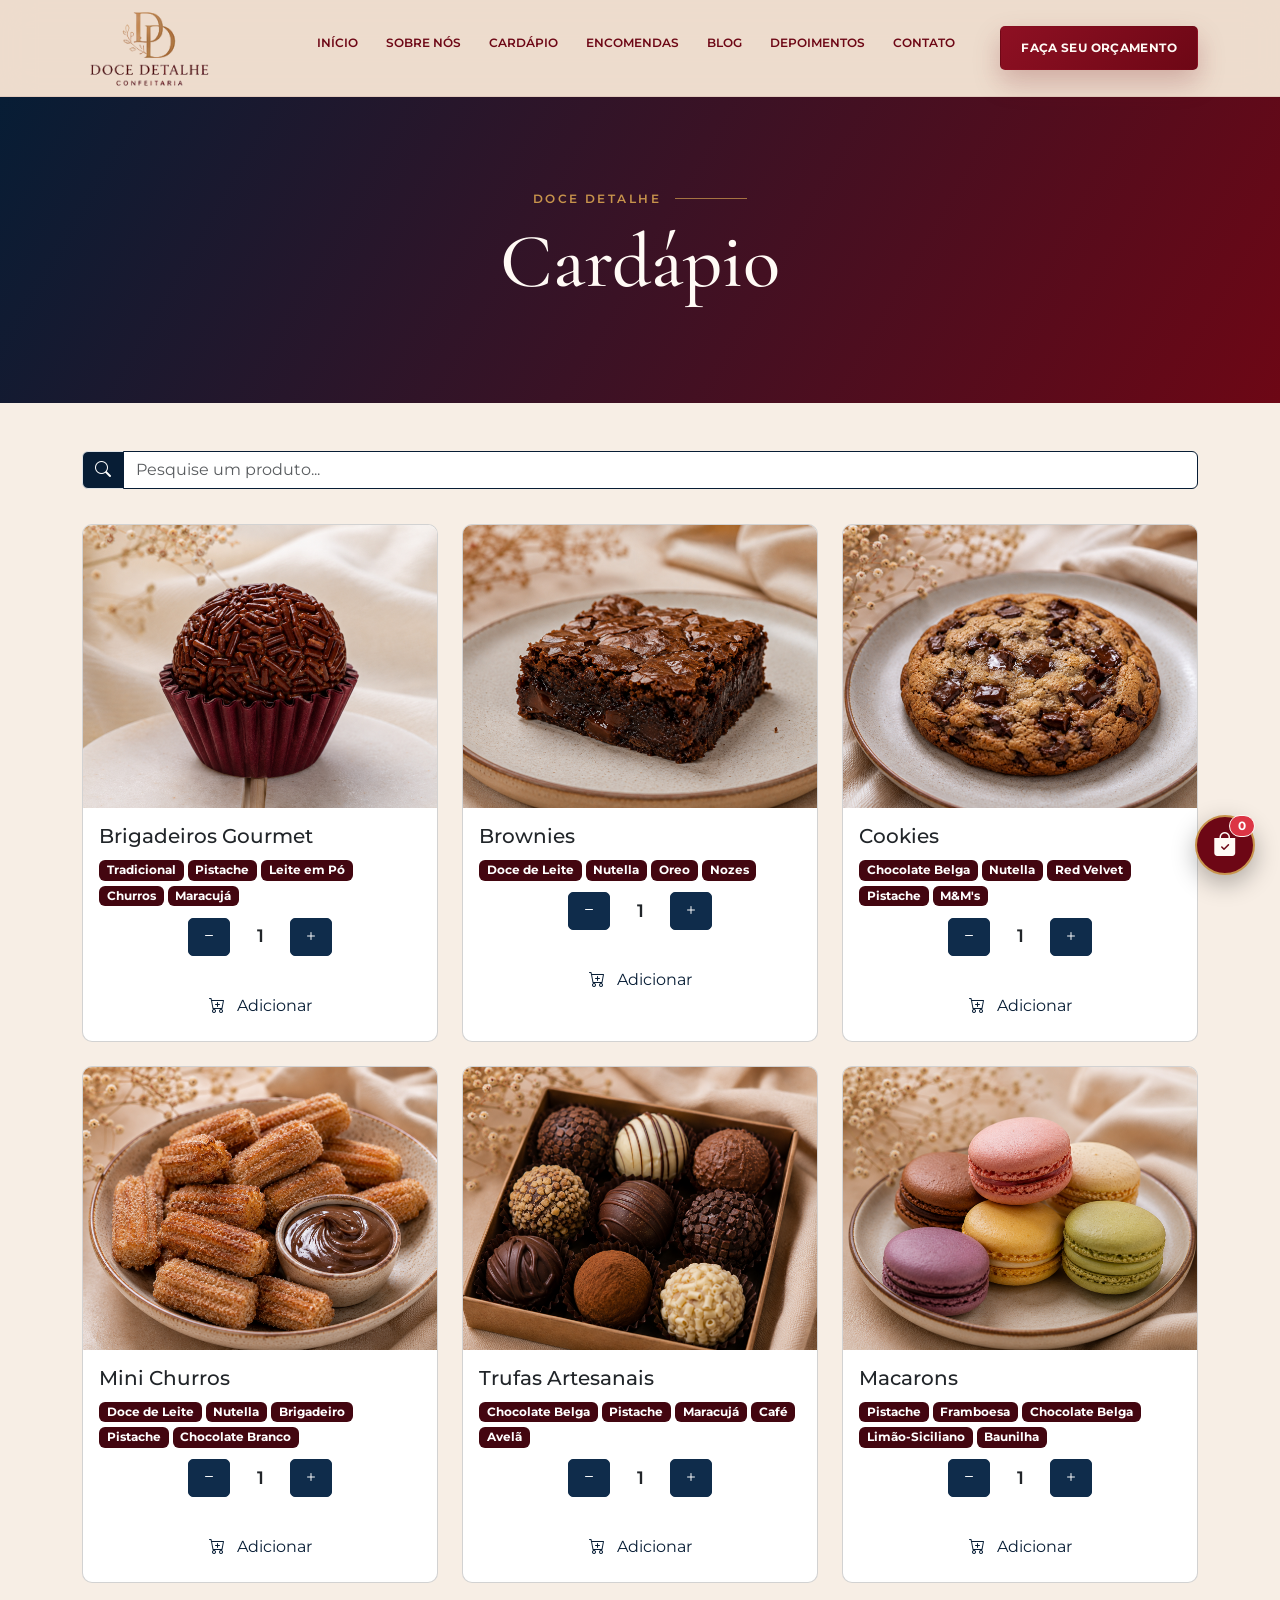
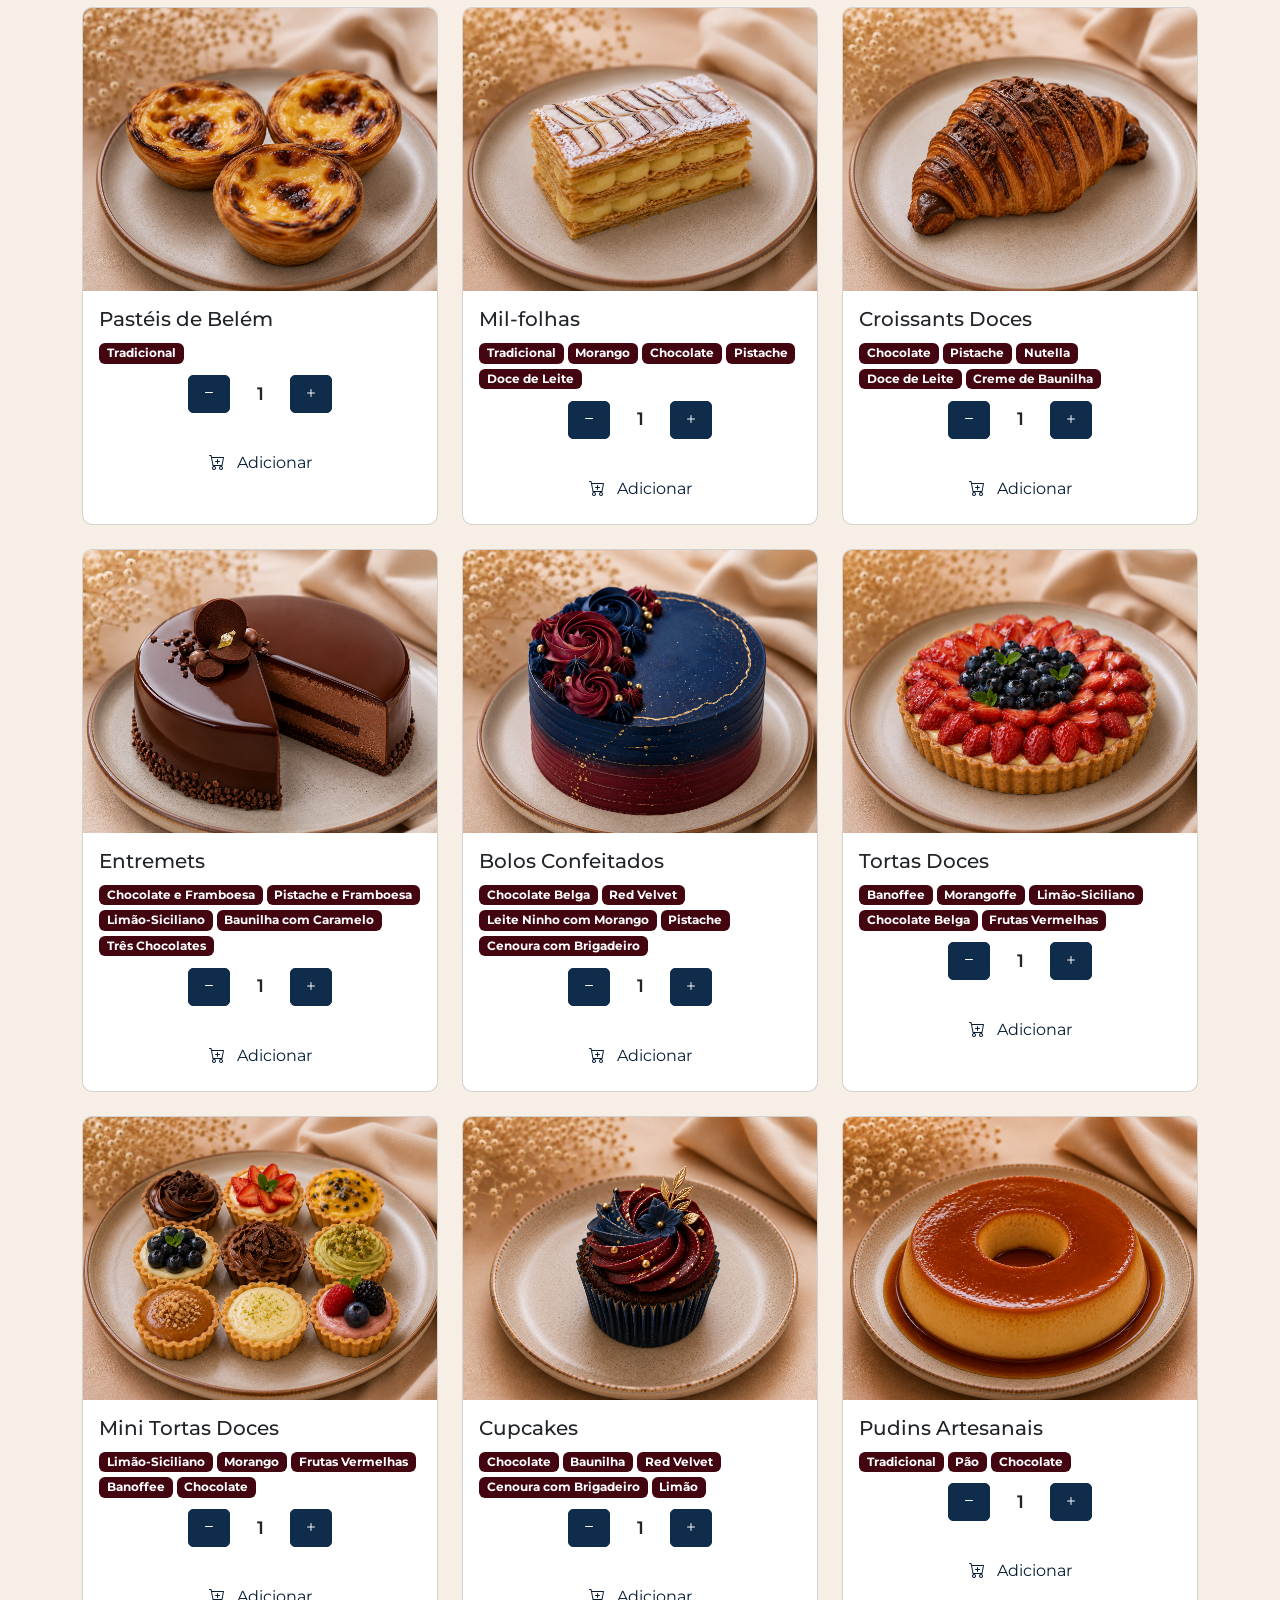
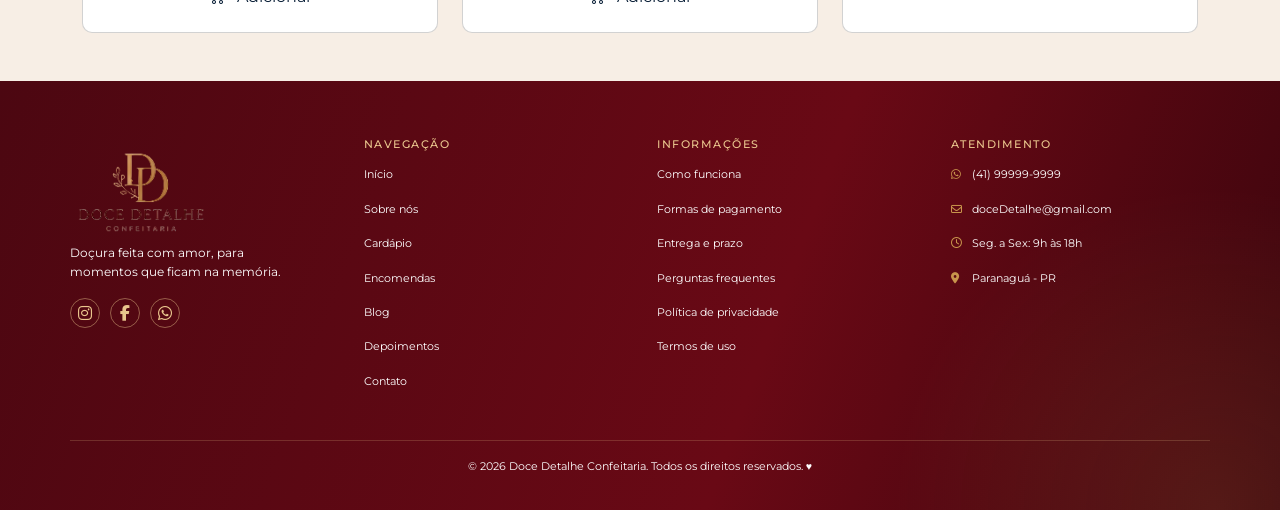
<file: pages/cardapio.html>
<!DOCTYPE html>
<html lang="pt-BR">

<head>
    <meta charset="UTF-8">
    <meta name="viewport" content="width=device-width, initial-scale=1.0">
    <meta name="description"
        content="Página preparada para receber categorias, sabores, tamanhos e valores dos produtos.">
    <title>Cardápio | Doce Detalhe</title>

    <!-- Bootstrap -->

    <link href="https://cdn.jsdelivr.net/npm/bootstrap@5.2.3/dist/css/bootstrap.min.css" rel="stylesheet">

    <!-- Bootstrap Icons -->

    <link rel="stylesheet" href="https://cdn.jsdelivr.net/npm/bootstrap-icons@1.11.3/font/bootstrap-icons.min.css">
    <link rel="preconnect" href="https://fonts.googleapis.com">
    <link rel="preconnect" href="https://fonts.gstatic.com" crossorigin>
    <link
        href="https://fonts.googleapis.com/css2?family=Cormorant+Garamond:wght@500;600;700&family=Montserrat:wght@400;500;600;700&display=swap"
        rel="stylesheet">
    <link rel="stylesheet" href="https://cdnjs.cloudflare.com/ajax/libs/font-awesome/6.5.2/css/all.min.css">
    <link rel="stylesheet" href="../assets/css/style.css">
</head>

<body>
    <a class="skip-link" href="#conteudo">Pular para o conteúdo</a>
    <header class="main-header">
        <div class="container header-content">
            <a class="brand" href="../index.html"><img src="../assets/img/logo.png" alt="Doce Detalhe Confeitaria"></a>
            <button class="menu-toggle" id="menuToggle" aria-label="Abrir menu"
                aria-expanded="false"><span></span><span></span><span></span></button>
            <nav class="main-nav" id="mainNav">
                <a href="../index.html">Início</a><a href="sobre.html">Sobre nós</a><a
                    href="cardapio.html">Cardápio</a><a href="../index.html#encomendas">Encomendas</a><a
                    href="blog.html">Blog</a><a href="../index.html#depoimentos">Depoimentos</a><a
                    href="contato.html">Contato</a>
            </nav>
            <a class="button button-primary header-button" href="contato.html">Faça seu orçamento</a>
        </div>
    </header>
    <main id="conteudo">
        <section class="page-hero">
            <div class="container">
                <p class="eyebrow light">Doce Detalhe</p>
                <h1>Cardápio</h1>
            </div>
        </section>
    </main>
    <div class="container py-5">

        <!-- ======================================= -->
        <!-- BARRA DE PESQUISA -->
        <!-- ======================================= -->

        <div class="input-group search" style="border-color: var(--navy); margin-bottom: 35px;">

            <span class="input-group-text" style="background-color: var(--navy);">
                <i class="bi bi-search" style="color: white;"></i>
            </span>

            <input id="pesquisa" class="form-control" style="border-color: var(--navy);"
                placeholder="Pesquise um produto...">

        </div>

        <div class="row g-4">

            <!-- ======================================= -->
            <!-- BRIGADEIROS GOURMET -->
            <!-- ======================================= -->

            <div class="col-12 col-md-6 col-lg-4" data-categoria="classicos">

                <div class="card overflow-hidden produto h-100">

                    <div class="ph">
                        <img src="../assets/img/brigadeiro.png" alt="Foto moderna de um brigadeiro.">
                    </div>

                    <div class="card-body">

                        <h5 class="nome">
                            Brigadeiros Gourmet
                        </h5>

                        <div class="sabores">
                        <span class="badge" style="color: white;background-color: var(--wine-dark)">Tradicional</span>
                        <span class="badge" style="color: white;background-color: var(--wine-dark)">Pistache</span>
                        <span class="badge" style="color: white;background-color: var(--wine-dark)">Leite em Pó</span>
                        <span class="badge" style="color: white;background-color: var(--wine-dark)">Churros</span>
                        <span class="badge" style="color: white;background-color: var(--wine-dark)">Maracujá</span>
</div>

                     <div class="produto-acoes">


    <div class="controle-quantidade">


        <button class="btn btn-outline-secondary diminuir" data-produto="doces" style="color: white; background-color: var(--navy-soft); border-color: var(--navy-soft); border-radius: 5px;">
            <i class="bi bi-dash"></i>
        </button>


        <span class="quantidade">1</span>


        <button class="btn btn-outline-secondary aumentar" style="color: white; background-color: var(--navy-soft); border-color: var(--navy-soft); border-radius: 5px;">
            <i class="bi bi-plus"></i>
        </button>


    </div>


    <button class="btn btn-encomenda adicionar w-100 mt-3">


        <i class="bi bi-cart-plus me-2"></i>


        Adicionar


    </button>


</div>

                    </div>

                </div>

            </div>

            <!-- ======================================= -->
            <!-- BROWNIES -->
            <!-- ======================================= -->

            <div class="col-12 col-md-6 col-lg-4" data-categoria="classicos">

                <div class="card overflow-hidden produto h-100">

                    <div class="ph">
                        <img src="../assets/img/browniee.png" alt="Imagem moderna de um brownie.">
                    </div>

                    <div class="card-body">

                        <h5 class="nome">
                            Brownies
                        </h5>

                        <div class="sabores">
                            <span class="badge" style="color: white;background-color: var(--wine-dark)">Doce de Leite</span>
                            <span class="badge" style="color: white;background-color: var(--wine-dark)">Nutella</span>
                            <span class="badge" style="color: white;background-color: var(--wine-dark)">Oreo</span>
                            <span class="badge" style="color: white;background-color: var(--wine-dark)">Nozes</span>
                        </div>
                       <div class="produto-acoes">


    <div class="controle-quantidade">


        <button class="btn btn-outline-secondary diminuir" style="color: white; background-color: var(--navy-soft); border-color: var(--navy-soft); border-radius: 5px;">
            <i class="bi bi-dash"></i>
        </button>


        <span class="quantidade">1</span>


        <button class="btn btn-outline-secondary aumentar" style="color: white; background-color: var(--navy-soft); border-color: var(--navy-soft); border-radius: 5px;">
            <i class="bi bi-plus"></i>
        </button>


    </div>


    <button class="btn btn-encomenda adicionar w-100 mt-3">


        <i class="bi bi-cart-plus me-2"></i>


        Adicionar


    </button>


</div>

                    </div>

                </div>

            </div>

            <!-- ======================================= -->
            <!-- COOKIES -->
            <!-- ======================================= -->

            <div class="col-12 col-md-6 col-lg-4" data-categoria="classicos">

                <div class="card overflow-hidden produto h-100">

                    <div class="ph">
                        <img src="../assets/img/cookies.png" alt="Imagem moderna de um cookie.">
                    </div>

                    <div class="card-body">

                        <h5 class="nome">
                            Cookies
                        </h5>
                        <div class="sabores">

                        <span class="badge" style="color: white;background-color: var(--wine-dark)">Chocolate
                            Belga</span>
                        <span class="badge" style="color: white;background-color: var(--wine-dark)">Nutella</span>
                        <span class="badge" style="color: white;background-color: var(--wine-dark)">Red Velvet</span>
                        <span class="badge" style="color: white;background-color: var(--wine-dark)">Pistache</span>
                        <span class="badge" style="color: white;background-color: var(--wine-dark)">M&M's</span>
                        </div>
                       <div class="produto-acoes">


    <div class="controle-quantidade">


        <button class="btn btn-outline-secondary diminuir" style="color: white; background-color: var(--navy-soft); border-color: var(--navy-soft); border-radius: 5px;">
            <i class="bi bi-dash"></i>
        </button>


        <span class="quantidade">1</span>


        <button class="btn btn-outline-secondary aumentar" style="color: white; background-color: var(--navy-soft); border-color: var(--navy-soft); border-radius: 5px;">
            <i class="bi bi-plus"></i>
        </button>


    </div>


    <button class="btn btn-encomenda adicionar w-100 mt-3">


        <i class="bi bi-cart-plus me-2"></i>


        Adicionar


    </button>


</div>
                    </div>

                </div>

            </div>
            <!-- ======================================= -->
            <!-- MINI CHURROS -->
            <!-- ======================================= -->

            <div class="col-12 col-md-6 col-lg-4" data-categoria="classicos">

                <div class="card overflow-hidden produto h-100">

                    <div class="ph">
                        <img src="../assets/img/churros (2).png" alt="Imagem moderna de mini churros.">
                    </div>

                    <div class="card-body">

                        <h5 class="nome">
                            Mini Churros
                        </h5>
                        <div class="sabores">

                        <span class="badge" style="color: white;background-color: var(--wine-dark)">Doce de Leite</span>
                        <span class="badge" style="color: white;background-color: var(--wine-dark)">Nutella</span>
                        <span class="badge" style="color: white;background-color: var(--wine-dark)">Brigadeiro</span>
                        <span class="badge" style="color: white;background-color: var(--wine-dark)">Pistache</span>
                        <span class="badge" style="color: white;background-color: var(--wine-dark)">Chocolate
                            Branco</span>
                        </div>
                        <div class="produto-acoes">


    <div class="controle-quantidade">


        <button class="btn btn-outline-secondary diminuir" style="color: white; background-color: var(--navy-soft); border-color: var(--navy-soft); border-radius: 5px;">
            <i class="bi bi-dash"></i>
        </button>


        <span class="quantidade">1</span>


        <button class="btn btn-outline-secondary aumentar" style="color: white; background-color: var(--navy-soft); border-color: var(--navy-soft); border-radius: 5px;">
            <i class="bi bi-plus"></i>
        </button>


    </div>


    <button class="btn btn-encomenda adicionar w-100 mt-3">


        <i class="bi bi-cart-plus me-2"></i>


        Adicionar


    </button>


</div>

                    </div>

                </div>

            </div>

            <!-- ======================================= -->
            <!-- TRUFAS ARTESANAIS -->
            <!-- ======================================= -->

            <div class="col-12 col-md-6 col-lg-4" data-categoria="classicos">

                <div class="card overflow-hidden produto h-100">

                    <div class="ph">
                        <img src="../assets/img/trufass.png" alt="Imagem moderna de trufas artesanais.">
                    </div>

                    <div class="card-body">

                        <h5 class="nome">
                            Trufas Artesanais
                        </h5>
                        <div class="sabores">

                        <span class="badge" style="color: white;background-color: var(--wine-dark)">Chocolate
                            Belga</span>
                        <span class="badge" style="color: white;background-color: var(--wine-dark)">Pistache</span>
                        <span class="badge" style="color: white;background-color: var(--wine-dark)">Maracujá</span>
                        <span class="badge" style="color: white;background-color: var(--wine-dark)">Café</span>
                        <span class="badge" style="color: white;background-color: var(--wine-dark)">Avelã</span>
                        </div>
                        <div class="produto-acoes">


    <div class="controle-quantidade">


        <button class="btn btn-outline-secondary diminuir" style="color: white; background-color: var(--navy-soft); border-color: var(--navy-soft); border-radius: 5px;">
            <i class="bi bi-dash"></i>
        </button>


        <span class="quantidade">1</span>


        <button class="btn btn-outline-secondary aumentar" style="color: white; background-color: var(--navy-soft); border-color: var(--navy-soft); border-radius: 5px;">
            <i class="bi bi-plus"></i>
        </button>


    </div>


    <button class="btn btn-encomenda adicionar w-100 mt-3">


        <i class="bi bi-cart-plus me-2"></i>


        Adicionar


    </button>


</div>

                    </div>

                </div>

            </div>

            <!-- ======================================= -->
            <!-- MACARONS -->
            <!-- ======================================= -->

            <div class="col-12 col-md-6 col-lg-4" data-categoria="europeia">

                <div class="card overflow-hidden produto h-100">

                    <div class="ph">
                        <img src="../assets/img/macaronss.png" alt="Imagem moderna de macarons.">
                    </div>

                    <div class="card-body">

                        <h5 class="nome">
                            Macarons
                        </h5>
                        <div class="sabores">

                        <span class="badge" style="color: white;background-color: var(--wine-dark)">Pistache</span>
                        <span class="badge" style="color: white;background-color: var(--wine-dark)">Framboesa</span>
                        <span class="badge" style="color: white;background-color: var(--wine-dark)">Chocolate
                            Belga</span>
                        <span class="badge"
                            style="color: white;background-color: var(--wine-dark)">Limão-Siciliano</span>
                        <span class="badge" style="color: white;background-color: var(--wine-dark)">Baunilha</span>
                        </div>
                         <div class="produto-acoes">


    <div class="controle-quantidade">


        <button class="btn btn-outline-secondary diminuir" style="color: white; background-color: var(--navy-soft); border-color: var(--navy-soft); border-radius: 5px;">
            <i class="bi bi-dash"></i>
        </button>


        <span class="quantidade">1</span>


        <button class="btn btn-outline-secondary aumentar" style="color: white; background-color: var(--navy-soft); border-color: var(--navy-soft); border-radius: 5px;">
            <i class="bi bi-plus"></i>
        </button>


    </div>


    <button class="btn btn-encomenda adicionar w-100 mt-3">


        <i class="bi bi-cart-plus me-2"></i>


        Adicionar


    </button>


</div>

                    </div>

                </div>

            </div>

            <!-- ======================================= -->
            <!-- PASTÉIS DE BELÉM -->
            <!-- ======================================= -->

            <div class="col-12 col-md-6 col-lg-4" data-categoria="europeia">

                <div class="card overflow-hidden produto h-100">

                    <div class="ph">
                        <img src="../assets/img/pastel.png" alt="Imagem moderna de dois pastéis de Belém.">
                    </div>

                    <div class="card-body">

                        <h5 class="nome">
                            Pastéis de Belém
                        </h5>

                        <div class="sabores">
                            <span class="badge" style="color: white;background-color: var(--wine-dark)">Tradicional</span>
                        </div>

                      <div class="produto-acoes">


    <div class="controle-quantidade">


        <button class="btn btn-outline-secondary diminuir" style="color: white; background-color: var(--navy-soft); border-color: var(--navy-soft); border-radius: 5px;">
            <i class="bi bi-dash"></i>
        </button>


        <span class="quantidade">1</span>


        <button class="btn btn-outline-secondary aumentar" style="color: white; background-color: var(--navy-soft); border-color: var(--navy-soft); border-radius: 5px;">
            <i class="bi bi-plus"></i>
        </button>


    </div>


    <button class="btn btn-encomenda adicionar w-100 mt-3">


        <i class="bi bi-cart-plus me-2"></i>


        Adicionar


    </button>


</div>

                    </div>

                </div>

            </div>

            <!-- ======================================= -->
            <!-- MIL-FOLHAS -->
            <!-- ======================================= -->

            <div class="col-12 col-md-6 col-lg-4" data-categoria="europeia">

                <div class="card overflow-hidden produto h-100">

                    <div class="ph">
                        <img src="../assets/img/milfolhas.png" alt="Imagem moderna de mil-folhas.">
                    </div>

                    <div class="card-body">

                        <h5 class="nome">
                            Mil-folhas
                        </h5>
                        <div class="sabores">

                        <span class="badge" style="color: white;background-color: var(--wine-dark)">Tradicional</span>
                        <span class="badge" style="color: white;background-color: var(--wine-dark)">Morango</span>
                        <span class="badge" style="color: white;background-color: var(--wine-dark)">Chocolate</span>
                        <span class="badge" style="color: white;background-color: var(--wine-dark)">Pistache</span>
                        <span class="badge" style="color: white;background-color: var(--wine-dark)">Doce de Leite</span>
                        </div>
                        <div class="produto-acoes">


    <div class="controle-quantidade">


        <button class="btn btn-outline-secondary diminuir" style="color: white; background-color: var(--navy-soft); border-color: var(--navy-soft); border-radius: 5px;">
            <i class="bi bi-dash"></i>
        </button>


        <span class="quantidade">1</span>


        <button class="btn btn-outline-secondary aumentar" style="color: white; background-color: var(--navy-soft); border-color: var(--navy-soft); border-radius: 5px;">
            <i class="bi bi-plus"></i>
        </button>


    </div>


    <button class="btn btn-encomenda adicionar w-100 mt-3">


        <i class="bi bi-cart-plus me-2"></i>


        Adicionar


    </button>


</div>

                    </div>

                </div>

            </div>
            <!-- ======================================= -->
            <!-- CROISSANTS DOCES -->
            <!-- ======================================= -->

            <div class="col-12 col-md-6 col-lg-4" data-categoria="europeia">

                <div class="card overflow-hidden produto h-100">

                    <div class="ph">
                        <img src="../assets/img/croissant.png" alt="Imagem moderna de croissant doce de chocolate.">
                    </div>

                    <div class="card-body">

                        <h5 class="nome">
                            Croissants Doces
                        </h5>
                        <div class="sabores">

                        <span class="badge" style="color: white;background-color: var(--wine-dark)">Chocolate</span>
                        <span class="badge" style="color: white;background-color: var(--wine-dark)">Pistache</span>
                        <span class="badge" style="color: white;background-color: var(--wine-dark)">Nutella</span>
                        <span class="badge" style="color: white;background-color: var(--wine-dark)">Doce de Leite</span>
                        <span class="badge" style="color: white;background-color: var(--wine-dark)">Creme de
                            Baunilha</span>
                        </div>
                       <div class="produto-acoes">


    <div class="controle-quantidade">


        <button class="btn btn-outline-secondary diminuir" style="color: white; background-color: var(--navy-soft); border-color: var(--navy-soft); border-radius: 5px;">
            <i class="bi bi-dash"></i>
        </button>


        <span class="quantidade">1</span>


        <button class="btn btn-outline-secondary aumentar" style="color: white; background-color: var(--navy-soft); border-color: var(--navy-soft); border-radius: 5px;">
            <i class="bi bi-plus"></i>
        </button>


    </div>


    <button class="btn btn-encomenda adicionar w-100 mt-3">


        <i class="bi bi-cart-plus me-2"></i>


        Adicionar


    </button>


</div>
                    </div>

                </div>

            </div>

            <!-- ======================================= -->
            <!-- ENTREMETS -->
            <!-- ======================================= -->

            <div class="col-12 col-md-6 col-lg-4" data-categoria="europeia">

                <div class="card overflow-hidden produto h-100">

                    <div class="ph">
                        <img src="../assets/img/entremett.png" alt="Foto moderna de entremet.">
                    </div>

                    <div class="card-body">

                        <h5 class="nome">
                            Entremets
                        </h5>
                        <div class="sabores">

                        <span class="badge" style="color: white;background-color: var(--wine-dark)">Chocolate e
                            Framboesa</span>
                        <span class="badge" style="color: white;background-color: var(--wine-dark)">Pistache e
                            Framboesa</span>
                        <span class="badge"
                            style="color: white;background-color: var(--wine-dark)">Limão-Siciliano</span>
                        <span class="badge" style="color: white;background-color: var(--wine-dark)">Baunilha com
                            Caramelo</span>
                        <span class="badge" style="color: white;background-color: var(--wine-dark)">Três
                            Chocolates</span>

                         <div class="produto-acoes">


    <div class="controle-quantidade">


        <button class="btn btn-outline-secondary diminuir" style="color: white; background-color: var(--navy-soft); border-color: var(--navy-soft); border-radius: 5px;">
            <i class="bi bi-dash"></i>
        </button>


        <span class="quantidade">1</span>


        <button class="btn btn-outline-secondary aumentar" style="color: white; background-color: var(--navy-soft); border-color: var(--navy-soft); border-radius: 5px;">
            <i class="bi bi-plus"></i>
        </button>


    </div>


    <button class="btn btn-encomenda adicionar w-100 mt-3">


        <i class="bi bi-cart-plus me-2"></i>


        Adicionar


    </button>


</div>


</div>

                    </div>

                </div>

            </div>

            <!-- ======================================= -->
            <!-- BOLOS CONFEITADOS -->
            <!-- ======================================= -->

            <div class="col-12 col-md-6 col-lg-4" data-categoria="especiais">

                <div class="card overflow-hidden produto h-100">

                    <div class="ph">
                        <img src="../assets/img/bolo.png" alt="Foto moderna de um bolo confeitado.">
                    </div>

                    <div class="card-body">

                        <h5 class="nome">
                            Bolos Confeitados
                        </h5>

                        <div class="sabores">
                            <span class="badge" style="color: white;background-color: var(--wine-dark)">Chocolate
                                Belga</span>
                            <span class="badge" style="color: white;background-color: var(--wine-dark)">Red Velvet</span>
                            <span class="badge" style="color: white;background-color: var(--wine-dark)">Leite Ninho com
                                Morango</span>
                            <span class="badge" style="color: white;background-color: var(--wine-dark)">Pistache</span>
                            <span class="badge" style="color: white;background-color: var(--wine-dark)">Cenoura com
                                Brigadeiro</span>
                        </div>
 <div class="produto-acoes">


    <div class="controle-quantidade">


        <button class="btn btn-outline-secondary diminuir" style="color: white; background-color: var(--navy-soft); border-color: var(--navy-soft); border-radius: 5px;">
            <i class="bi bi-dash"></i>
        </button>


        <span class="quantidade">1</span>


        <button class="btn btn-outline-secondary aumentar" style="color: white; background-color: var(--navy-soft); border-color: var(--navy-soft); border-radius: 5px;">
            <i class="bi bi-plus"></i>
        </button>


    </div>


    <button class="btn btn-encomenda adicionar w-100 mt-3">


        <i class="bi bi-cart-plus me-2"></i>


        Adicionar


    </button>


</div>
                    </div>

                </div>

            </div>

            <!-- ======================================= -->
            <!-- TORTAS DOCES -->
            <!-- ======================================= -->

            <div class="col-12 col-md-6 col-lg-4" data-categoria="especiais">

                <div class="card overflow-hidden produto h-100">

                    <div class="ph">
                        <img src="../assets/img/torta.png" alt="Foto moderna de uma torta doce.">
                    </div>

                    <div class="card-body">

                        <h5 class="nome">
                            Tortas Doces
                        </h5>

                        <div class="sabores">
                            <span class="badge" style="color: white;background-color: var(--wine-dark)">Banoffee</span>
                            <span class="badge" style="color: white;background-color: var(--wine-dark)">Morangoffe</span>
                            <span class="badge"
                                style="color: white;background-color: var(--wine-dark)">Limão-Siciliano</span>
                            <span class="badge" style="color: white;background-color: var(--wine-dark)">Chocolate
                                Belga</span>
                            <span class="badge" style="color: white;background-color: var(--wine-dark)  ">Frutas
                                Vermelhas</span>
                        </div>

                        <div class="produto-acoes">


    <div class="controle-quantidade">


        <button class="btn btn-outline-secondary diminuir" style="color: white; background-color: var(--navy-soft); border-color: var(--navy-soft); border-radius: 5px;">
            <i class="bi bi-dash"></i>
        </button>


        <span class="quantidade">1</span>


        <button class="btn btn-outline-secondary aumentar" style="color: white; background-color: var(--navy-soft); border-color: var(--navy-soft); border-radius: 5px;">
            <i class="bi bi-plus"></i>
        </button>


    </div>


    <button class="btn btn-encomenda adicionar w-100 mt-3">


        <i class="bi bi-cart-plus me-2"></i>


        Adicionar


    </button>


</div>

                    </div>

                </div>

            </div>

            <!-- ======================================= -->
            <!-- MINI TORTAS DOCES -->
            <!-- ======================================= -->

            <div class="col-12 col-md-6 col-lg-4" data-categoria="especiais">

                <div class="card overflow-hidden produto h-100">

                    <div class="ph">
                        <img src="../assets/img/minitorta.png" alt="Foto moderna de mini tortas doces.">
                    </div>

                    <div class="card-body">

                        <h5 class="nome">
                            Mini Tortas Doces
                        </h5>

                        <div class="sabores">
                            <span class="badge"
                                style="color: white;background-color: var(--wine-dark)">Limão-Siciliano</span>
                            <span class="badge" style="color: white;background-color: var(--wine-dark)">Morango</span>
                            <span class="badge" style="color: white;background-color: var(--wine-dark)">Frutas
                                Vermelhas</span>
                            <span class="badge" style="color: white;background-color: var(--wine-dark)">Banoffee</span>
                            <span class="badge" style="color: white;background-color: var(--wine-dark)">Chocolate</span>
                        </div>

                       <div class="produto-acoes">


    <div class="controle-quantidade">


        <button class="btn btn-outline-secondary diminuir" style="color: white; background-color: var(--navy-soft); border-color: var(--navy-soft); border-radius: 5px;">
            <i class="bi bi-dash"></i>
        </button>


        <span class="quantidade">1</span>


        <button class="btn btn-outline-secondary aumentar" style="color: white; background-color: var(--navy-soft); border-color: var(--navy-soft); border-radius: 5px;">
            <i class="bi bi-plus"></i>
        </button>


    </div>


    <button class="btn btn-encomenda adicionar w-100 mt-3">


        <i class="bi bi-cart-plus me-2"></i>


        Adicionar


    </button>


</div>

                    </div>

                </div>

            </div>
            <!-- ======================================= -->
            <!-- CUPCAKES -->
            <!-- ======================================= -->

            <div class="col-12 col-md-6 col-lg-4" data-categoria="especiais">

                <div class="card overflow-hidden produto h-100">

                    <div class="ph">
                        <img src="../assets/img/cup.png" alt="Foto moderna de cupcakes.">
                    </div>

                    <div class="card-body">

                        <h5 class="nome">
                            Cupcakes
                        </h5>

                        <div class="sabores">
                            <span class="badge" style="color: white;background-color: var(--wine-dark)">Chocolate</span>
                            <span class="badge" style="color: white;background-color: var(--wine-dark)">Baunilha</span>
                            <span class="badge" style="color: white;background-color: var(--wine-dark)">Red Velvet</span>
                            <span class="badge" style="color: white;background-color: var(--wine-dark)">Cenoura com
                                Brigadeiro</span>
                            <span class="badge" style="color: white;background-color: var(--wine-dark)">Limão</span>
                        </div>

                       <div class="produto-acoes">


    <div class="controle-quantidade">


        <button class="btn btn-outline-secondary diminuir" style="color: white; background-color: var(--navy-soft); border-color: var(--navy-soft); border-radius: 5px;">
            <i class="bi bi-dash"></i>
        </button>


        <span class="quantidade">1</span>


        <button class="btn btn-outline-secondary aumentar" style="color: white; background-color: var(--navy-soft); border-color: var(--navy-soft); border-radius: 5px;">
            <i class="bi bi-plus"></i>
        </button>


    </div>


    <button class="btn btn-encomenda adicionar w-100 mt-3">


        <i class="bi bi-cart-plus me-2"></i>


        Adicionar


    </button>


</div>
                    </div>

                </div>

            </div>

            <!-- ======================================= -->
            <!-- PUDINS ARTESANAIS -->
            <!-- ======================================= -->

            <div class="col-12 col-md-6 col-lg-4" data-categoria="sobremesas">

                <div class="card overflow-hidden produto h-100">

                    <div class="ph">
                        <img src="../assets/img/pud.png" alt="Foto moderna de um pudim artesanal.">
                    </div>

                    <div class="card-body">

                        <h5 class="nome">
                            Pudins Artesanais
                        </h5>

                        <div class="sabores">
                            <span class="badge" style="color: white;background-color: var(--wine-dark)">Tradicional</span>
                            <span class="badge" style="color: white;background-color: var(--wine-dark)">Pão</span>
                            <span class="badge" style="color: white;background-color: var(--wine-dark)">Chocolate</span>
                        </div>

                       <div class="produto-acoes">


    <div class="controle-quantidade">


        <button class="btn btn-outline-secondary diminuir" style="color: white; background-color: var(--navy-soft); border-color: var(--navy-soft); border-radius: 5px;">
            <i class="bi bi-dash"></i>
        </button>


        <span class="quantidade">1</span>


        <button class="btn btn-outline-secondary aumentar" style="color: white; background-color: var(--navy-soft); border-color: var(--navy-soft); border-radius: 5px;">
            <i class="bi bi-plus"></i>
        </button>


    </div>


    <button class="btn btn-encomenda adicionar w-100 mt-3">


        <i class="bi bi-cart-plus me-2"></i>


        Adicionar


    </button>


</div>

                    </div>

                </div>

            </div>
        </div>
    </div>


    <!-- ==================== RODAPÉ ==================== -->
    <footer class="main-footer" id="contato">
        <div class="container footer-grid">
            <div class="footer-brand">
                <img src="../assets/img/logo.png" alt="Logo Doce Detalhe">
                <p>Doçura feita com amor, para momentos que ficam na memória.</p>
                <div class="social-links">



                    <a href="https://instagram.com/confeitariadoceDetalhe" target="_blank" <a href="#"><i
                            class="fa-brands fa-instagram"></i>
                    </a>
                    </a>

                    <a href="https://facebook.com/confeitariadoceDetalhe" target="_blank" <a href="#"><i
                            class="fa-brands fa-facebook-f"></i>
                    </a>
                    </a>

                    <a href="https://wa.me/5541985337031" target="_blank" <a href="#"><i
                            class="fa-brands fa-whatsapp"></i>
                    </a>
                    </a>
                </div>

            </div>

            <div class="footer-column ">
                <h3>Navegação</h3>
             <a class="nav-link" href="../index.html#conteudo">Início</a>
                <a class="nav-link" href="sobre.html#conteudo">Sobre nós</a>
                <a class="nav-link" href="cardapio.html">Cardápio</a>
                <a class="nav-link" href="../index.html#encomendas">Encomendas</a>
                <a class="nav-link" href="blog.html">Blog</a>
                <a class="nav-link" href="../index.html#depoimentos">Depoimentos</a>
                <a class="nav-link" href="contato.html">Contato</a>
            </div>

            <div class="footer-column ">
                <h3>Informações</h3>

                <a class="nav-link" href="../index.html#encomendas">Como funciona</a>

                <a class="nav-link" href="contato.html">Formas
                    de pagamento</a>

                <a class="nav-link" href="contato.html">Entrega e prazo</a>

                <a class="nav-link" href="contato.html">Perguntas frequentes</a>

                <a class="nav-link" href="#">Política de privacidade</a>

                <a class="nav-link" href="#">Termos de uso</a>

            </div>

            <div class="footer-column">
                <h3>Atendimento</h3>


                <a class="nav-link" href="https://wa.me/554199999-9999" target="_blank">
                    <p class="m-0"><i class="fa-brands fa-whatsapp"></i> (41) 99999-9999</p>
                </a>

                <a href="mailto:docedetalhe@gmail.com" class="nav-link">
                    <p class="m-0"><i class="fa-regular fa-envelope"></i> doceDetalhe@gmail.com</p>
                </a>

                <p class="nav-link"><i class="fa-regular fa-clock"></i> Seg. a Sex: 9h às 18h</p>

                <p class="nav-link"><i class="fa-solid fa-location-dot"></i> Paranaguá - PR</p>

            </div>

        </div>


        <div class="container footer-bottom">
            <p>© 2026 Doce Detalhe Confeitaria. Todos os direitos reservados. ♥</p>
        </div>
    </footer>

    <script src="https://cdn.jsdelivr.net/npm/bootstrap@5.2.3/dist/js/bootstrap.bundle.min.js"></script>

    <script>
        const i = document.getElementById("pesquisa");

        i.oninput = () => {

            let t = i.value.toLowerCase();

            document.querySelectorAll(".produto").forEach(c => {

                c.style.display = c.querySelector(".nome")
                    .textContent
                    .toLowerCase()
                    .includes(t)
                    ? ""
                    : "none";

            });

        };

        // Lê a categoria enviada pela URL
        const parametros = new URLSearchParams(window.location.search);

        const categoria = parametros.get("categoria");
        console.log(categoria);


        // Todos os cards
        const produtos = document.querySelectorAll("[data-categoria]");

        // Se veio uma categoria...
        if (categoria) {

            produtos.forEach(produto => {
                console.log(produto.dataset.categoria);

                if (produto.dataset.categoria !== categoria) {

                    produto.style.display = "none";

                }

            });

        }

    </script>

  <script type="module" src="../assets/js/main.js"></script>

<script src="../assets/js/cart.js">

</script>

    <!-- ==================== SACOLA / OFF-CANVAS DE ORÇAMENTO ==================== -->
<!-- Botão flutuante para abrir a sacola -->
<button class="btn-cart-float" type="button" data-bs-toggle="offcanvas" data-bs-target="#sacolaOrcamento" aria-controls="sacolaOrcamento">
  <i class="bi bi-bag-check-fill"></i>
  <span class="badge rounded-pill bg-danger" id="cart-count">0</span>
</button>

<!-- Estrutura Offcanvas (Aba Lateral do Bootstrap) -->
<div class="offcanvas offcanvas-end" tabindex="-1" id="sacolaOrcamento" aria-labelledby="sacolaOrcamentoLabel">
  <div class="offcanvas-header bg-navy text-white">
    <h5 class="offcanvas-title font-title" id="sacolaOrcamentoLabel">
      <i class="bi bi-bag-heart me-2"></i>Seu Orçamento
    </h5>
    <button type="button" class="btn-close btn-close-white" data-bs-dismiss="offcanvas" aria-label="Close"></button>
  </div>
  
  <div class="offcanvas-body d-flex flex-column justify-content-between">
    <!-- Lista Dinâmica de Produtos -->
    <div>
      <h6 class="text-muted mb-3 border-bottom pb-2">Produtos Selecionados</h6>
      <div id="cart-items" class="cart-items-list mb-4">
        <p class="text-center text-muted my-4" id="empty-cart-msg">Sua sacola está vazia.</p>
      </div>
    </div>

    <!-- Agenda de Data do Evento e Ação do WhatsApp -->
    <div class="border-top pt-3 mt-auto">
      <div class="mb-3">
        <label for="dataEvento" class="form-label fw-bold text-navy" style="font-size: 0.85rem;">
          <i class="bi bi-calendar-event me-1"></i>Data Prevista do Evento:
        </label>
        <input type="date" class="form-control" id="dataEvento" required>
      </div>

      <div class="mb-3">
        <label for="obsEvento" class="form-label fw-bold text-navy" style="font-size: 0.85rem;">
          <i class="bi bi-pencil-square me-1"></i>Observações / Tema:
        </label>
        <textarea class="form-control" id="obsEvento" rows="2" placeholder="Ex: Tema jardim encantado, recheio de morango..."></textarea>
      </div>

      <button type="button" class="btn btn-success w-100 py-2 fw-bold d-flex align-items-center justify-content-center gap-2" id="btnEnviarWhatsApp">
        <i class="bi bi-whatsapp fs-5"></i> Enviar Orçamento no WhatsApp
      </button>
    </div>
  </div>
</div>

</body>



</html>
</file>
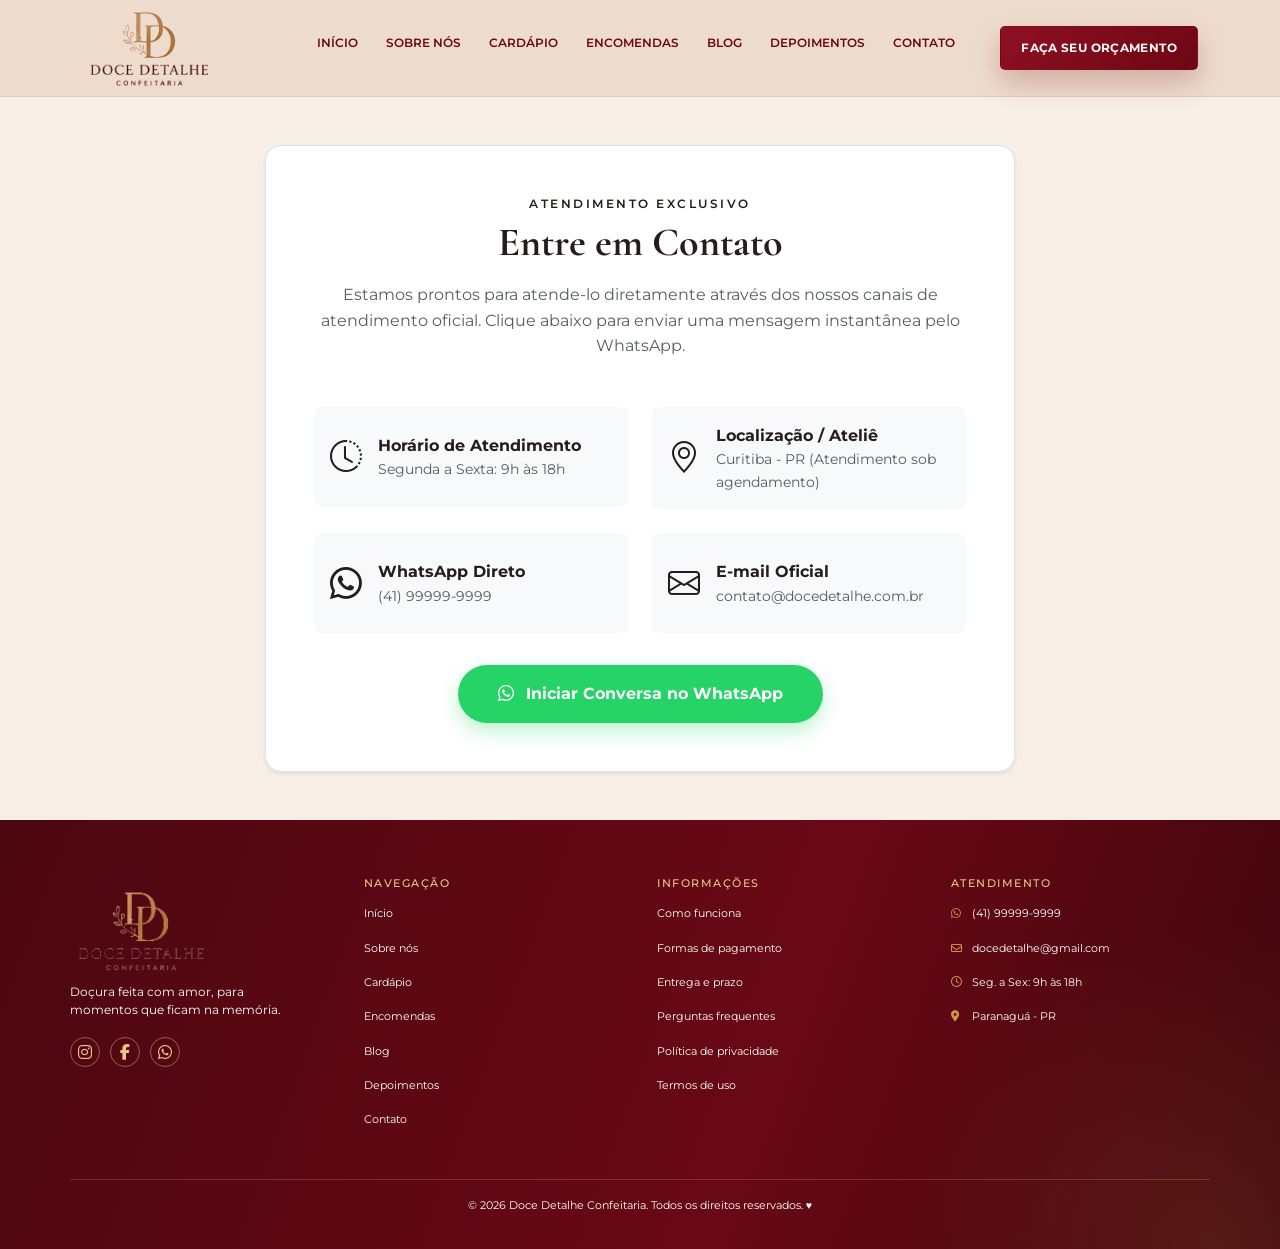
<file: pages/contato.html>
<!DOCTYPE html>
<html lang="pt-BR">

<head>
    <meta charset="UTF-8">
    <meta name="viewport" content="width=device-width, initial-scale=1.0">
    <meta name="description" content="Página preparada para formulário, WhatsApp, endereço e horários de atendimento.">
    <title>Contato | Doce Detalhe</title>
    <link rel="preconnect" href="https://fonts.googleapis.com">
    <link rel="preconnect" href="https://fonts.gstatic.com" crossorigin>
    <link
        href="https://fonts.googleapis.com/css2?family=Cormorant+Garamond:wght@500;600;700&family=Montserrat:wght@400;500;600;700&display=swap"
        rel="stylesheet">
    <link rel="stylesheet" href="https://cdnjs.cloudflare.com/ajax/libs/font-awesome/6.5.2/css/all.min.css">
    <link href="https://cdn.jsdelivr.net/npm/bootstrap@5.2.3/dist/css/bootstrap.min.css" rel="stylesheet"
        integrity="sha384-rbsA2VBKQhggwzxH7pPCaAqO46MgnOM80zW1RWuH61DGLwZJEdK2Kadq2F9CUG65" crossorigin="anonymous">
    <link rel="stylesheet" href="https://cdn.jsdelivr.net/npm/bootstrap-icons@1.13.1/font/bootstrap-icons.min.css">
    <link rel="stylesheet" href="../assets/css/style.css">
</head>

<body>
    <a class="skip-link" href="#conteudo">Pular para o conteúdo</a>
    <header class="main-header">
        <div class="container header-content">
            <a class="brand" href="../index.html"><img src="../assets/img/logo.png" alt="Doce Detalhe Confeitaria"></a>
            <button class="menu-toggle" id="menuToggle" aria-label="Abrir menu"
                aria-expanded="false"><span></span><span></span><span></span></button>
            <nav class="main-nav" id="mainNav">
                <a href="../index.html">Início</a><a href="sobre.html">Sobre nós</a><a
                    href="cardapio.html">Cardápio</a><a href="../index.html#encomendas">Encomendas</a><a
                    href="blog.html">Blog</a><a href="../index.html#depoimentos">Depoimentos</a><a
                    href="contato.html">Contato</a>
            </nav>
            <a class="button button-primary header-button" href="contato.html">Faça seu orçamento</a>
        </div>
    </header>
    <main id="conteudo">
        <div id="page-contato" class="spa-page py-5">
            <div class="container">

                <!-- Área principal com as informações de contato -->
                <div class="max-w-700 mx-auto bg-white rounded-4 p-5 shadow-sm border text-center card-contato"
                    style="max-width: 750px;">
                    <span class="section-sub">Atendimento Exclusivo</span>
                    <h2 class="font-serif display-6 fw-bold text-burgundy mb-3">Entre em Contato</h2>
                    <p class="text-muted mb-4">Estamos prontos para atende-lo diretamente através dos nossos canais de
                        atendimento
                        oficial. Clique abaixo para enviar uma mensagem instantânea pelo WhatsApp.</p>

                    <!-- Cards com horário, localização, WhatsApp e e-mail -->
                    <div class="row g-4 my-4 text-start">
                        <div class="col-md-6">
                            <div class="d-flex align-items-center gap-3 p-3 bg-light rounded-3 estrutura-contato" style="min-height: 100px;">
                                <i class="bi bi-clock-history text-burgundy fs-2"></i>
                                <div>
                                    <div class="fw-bold text-burgundy ">Horário de Atendimento</div>
                                    <div class="small text-muted">Segunda a Sexta: 9h às 18h</div>
                                </div>
                            </div>
                        </div>
                        <div class="col-md-6">
                            <div class="d-flex align-items-center gap-3 p-3 bg-light rounded-3 estrutura-contato" style="min-height: 100px;">
                                <i class="bi bi-geo-alt text-burgundy fs-2"></i>
                                <div>
                                    <div class="fw-bold text-burgundy">Localização / Ateliê</div>
                                    <div class="small text-muted">Curitiba - PR (Atendimento sob agendamento)</div>
                                </div>
                            </div>
                        </div>
                        <div class="col-md-6">
                            <div class="d-flex align-items-center gap-3 p-3 bg-light rounded-3 estrutura-contato" style="min-height: 100px;">
                                <i class="bi bi-whatsapp text-burgundy fs-2"></i>
                                <div>
                                    <div class="fw-bold text-burgundy">WhatsApp Direto</div>
                                    <div class="small text-muted">(41) 99999-9999</div>
                                </div>
                            </div>
                        </div>
                        <div class="col-md-6">
                            <div class="d-flex align-items-center gap-3 p-3 bg-light rounded-3 estrutura-contato" style="min-height: 100px;">
                                <i class="bi bi-envelope text-burgundy fs-2"></i>
                                <div>
                                    <div class="fw-bold text-burgundy">E-mail Oficial</div>
                                    <div class="small text-muted">contato@docedetalhe.com.br</div>
                                </div>
                            </div>
                        </div>
                    </div>

                    <!-- Botão para iniciar uma conversa diretamente pelo WhatsApp -->
                    <a href="https://wa.me/5511999999999?text=Olá!%20Vim%20pelo%20site%20e%20gostaria%20de%20fazer%20uma%20consulta."
                        target="_blank" class="btn-gold-whatsapp mt-2">
                        <i class="bi bi-whatsapp"></i> Iniciar Conversa no WhatsApp
                    </a>
                </div>
            </div>
        </div>
    </main>
    <!-- ==================== RODAPÉ ==================== -->
    <footer class="main-footer" id="contato">
        <div class="container footer-grid">
            <div class="footer-brand">
                <img src="../assets/img/logo.png" alt="Logo Doce Detalhe">
                <p>Doçura feita com amor, para momentos que ficam na memória.</p>
                <div class="social-links">



                    <a href="https://instagram.com/docedetalhe.confeitaria" target="_blank" <a href="#"><i
                            class="fa-brands fa-instagram"></i>
                    </a>
                    </a>

                    <a href="https://facebook.com/docedetalhe.confeitaria" target="_blank" <a href="#"><i
                            class="fa-brands fa-facebook-f"></i>
                    </a>
                    </a>

                    <a href="https://wa.me/5541999999999" target="_blank" <a href="#"><i
                            class="fa-brands fa-whatsapp"></i>
                    </a>
                    </a>
                </div>

            </div>

            <div class="footer-column ">
                <h3>Navegação</h3>
               <a class="nav-link" href="../index.html#conteudo">Início</a>
                <a class="nav-link" href="sobre.html#conteudo">Sobre nós</a>
                <a class="nav-link" href="cardapio.html">Cardápio</a>
                <a class="nav-link" href="../index.html#encomendas">Encomendas</a>
                <a class="nav-link" href="blog.html">Blog</a>
                <a class="nav-link" href="../index.html#depoimentos">Depoimentos</a>
                <a class="nav-link" href="contato.html">Contato</a>
            </div>

            <div class="footer-column ">
                <h3>Informações</h3>

                <a class="nav-link" href="../index.html#encomendas">Como funciona</a>

                <a class="nav-link" href="contato.html">Formas
                    de pagamento</a>

                <a class="nav-link" href="contato.html">Entrega e prazo</a>

                <a class="nav-link" href="contato.html">Perguntas frequentes</a>

                <a class="nav-link" href="#">Política de privacidade</a>

                <a class="nav-link" href="#">Termos de uso</a>

            </div>

            <div class="footer-column">
                <h3>Atendimento</h3>


                <a class="nav-link" href="https://wa.me/554199999-9999" target="_blank">
                    <p class="m-0"><i class="fa-brands fa-whatsapp"></i> (41) 99999-9999</p>
                </a>

                <a href="mailto:docedetalhe@gmail.com" class="nav-link">
                    <p class="m-0"><i class="fa-regular fa-envelope"></i> docedetalhe@gmail.com</p>
                </a>

                <p class="nav-link"><i class="fa-regular fa-clock"></i> Seg. a Sex: 9h às 18h</p>

                <p class="nav-link"><i class="fa-solid fa-location-dot"></i> Paranaguá - PR</p>

            </div>

        </div>


        <div class="container footer-bottom">
            <p>© 2026 Doce Detalhe Confeitaria. Todos os direitos reservados. ♥</p>
        </div>
    </footer>
    <script type="module" src="../assets/js/main.js"></script>
    <script src="https://cdn.jsdelivr.net/npm/bootstrap@5.2.3/dist/js/bootstrap.bundle.min.js"
        integrity="sha384-kenU1KFdBIe4zVF0s0G1M5b4hcpxyD9F7jL+jjXkk+Q2h455rYXK/7HAuoJl+0I4"
        crossorigin="anonymous"></script>

</body>

</html>
</file>
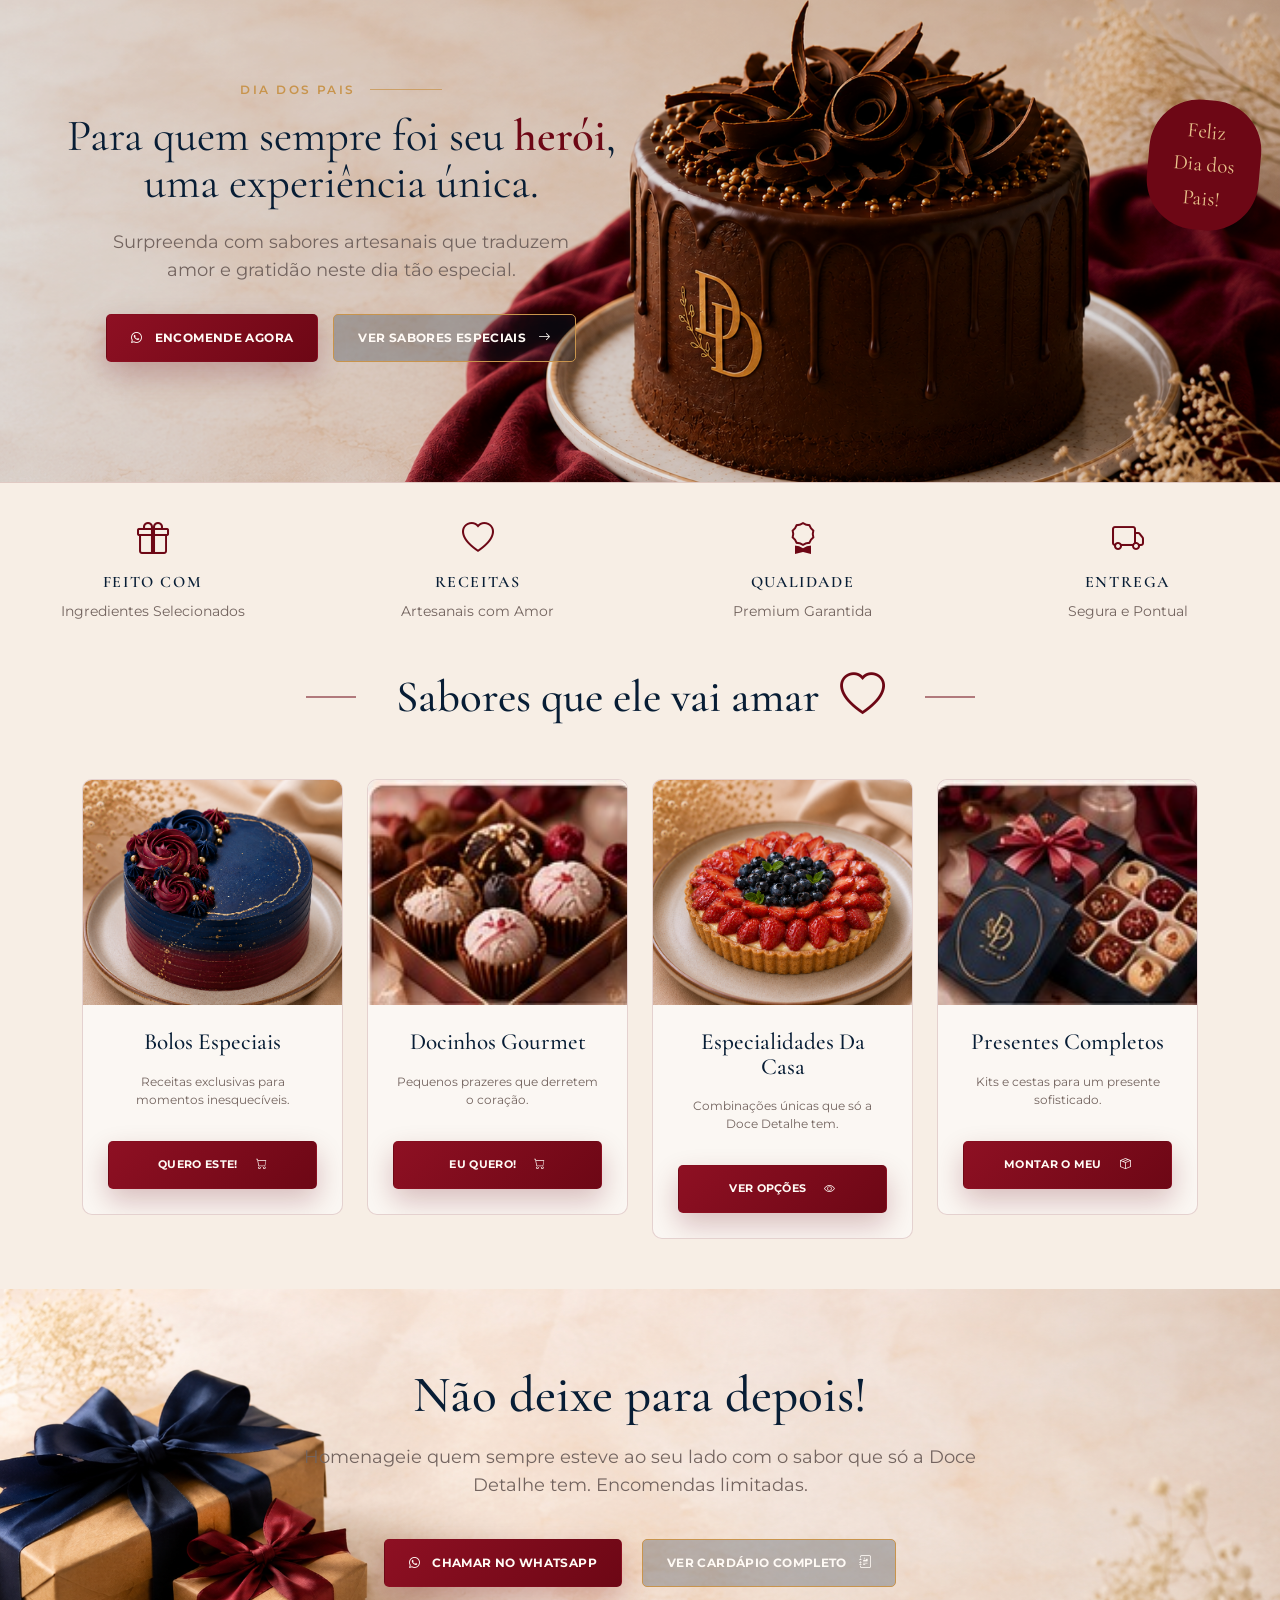
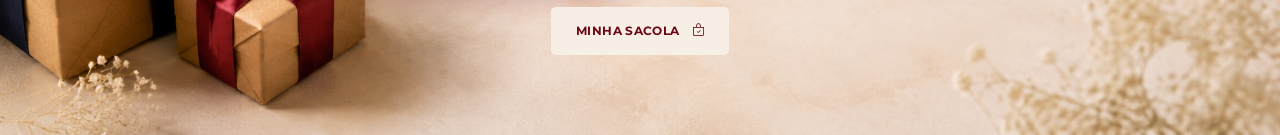
<file: pages/landing-pai.html>
<!DOCTYPE html>
<html lang="pt-BR">

<head>
    <meta charset="UTF-8">
    <meta name="viewport" content="width=device-width, initial-scale=1.0">
    <meta name="description"
        content="Presenteie seu herói com os doces artesanais da Doce Detalhe Confeitaria. Encomendas especiais para o Dia dos Pais.">
    <title>Dia dos Pais | Doce Detalhe Confeitaria</title>

    <!-- Bootstrap -->
    <link href="https://cdn.jsdelivr.net/npm/bootstrap@5.2.3/dist/css/bootstrap.min.css" rel="stylesheet">

    <!-- Bootstrap Icons -->
    <link rel="stylesheet" href="https://cdn.jsdelivr.net/npm/bootstrap-icons@1.11.3/font/bootstrap-icons.min.css">

    <!-- Google Fonts -->
    <link rel="preconnect" href="https://fonts.googleapis.com">
    <link rel="preconnect" href="https://fonts.gstatic.com" crossorigin>
    <link
        href="https://fonts.googleapis.com/css2?family=Cormorant+Garamond:wght@500;600;700&family=Montserrat:wght@400;500;600;700&display=swap"
        rel="stylesheet">

    <!-- Font Awesome -->
    <link rel="stylesheet" href="https://cdnjs.cloudflare.com/ajax/libs/font-awesome/6.5.2/css/all.min.css">

    <!-- Seu arquivo de estilo existente (NÃO ALTERADO) -->
    <link rel="stylesheet" href="../assets/css/style.css">

    <style>
        /* Estilos específicos para esta landing page, complementando o style.css */

        .hero-pai {
            position: relative;
           /*  background: var(--cream); */
           background-image: url("../assets/img/bolo-header.png");
            background-size: cover;
            background-position: center;
            background-repeat: no-repeat;
            color: var(--navy);
            padding: 80px 0;
            overflow: hidden;
        }

        .hero-pai::before {
            content: "";
            position: absolute;
            top: 0;
            left: 0;
            width: 100%;
            height: 100%;
            background: rgba(0, 0, 0, 0.10);
            z-index: 1;
        }

        .hero-pai-grid {
            display: grid;
            grid-template-columns: 1.1fr 0.9fr;
            align-items: center;
            gap: 40px;
        }

        .hero-pai-content {
            text-align: center;
            z-index: 2;
        }

        .hero-pai-content h1 {
            font-size: clamp(1.5rem, 3.5vw, 3.5rem);
            font-weight: 400;
            margin-bottom: 20px;
        }

        .hero-pai-content h1 em {
            color: var(--wine);
            font-weight: 600;
            font-style: normal;
        }

        .hero-pai-description {
            max-width: 500px;
            margin: 0 auto 30px;
            color: var(--muted);
            font-size: 1.1rem;
        }

        .hero-pai-actions {
            display: flex;
            justify-content: center;
            gap: 15px;
            margin-bottom: 40px;
        }

        .hero-pai-image {
            position: relative;
            z-index: 1;
        }

        .hero-pai-image img {
            width: 100%;
            height: 100%;
            object-fit: cover;
        }

        .hero-pai-badge {
            position: absolute;
            top: 20px;
            right: 20px;
            background: var(--wine);
            color: var(--gold-light);
            padding: 15px 25px;
            border-radius: 50px;
            font-family: var(--font-title);
            font-size: 1.3rem;
            text-align: center;
            transform: rotate(5deg);
            box-shadow: var(--shadow);
            z-index: 3;
        }

        .hero-pai-benefits {
            grid-column: 1 / -1;
            display: grid;
            grid-template-columns: repeat(4, 1fr);
            gap: 20px;
            padding-top: 30px;
            border-top: 1px solid var(--border);
            text-align: center;
        }

        .pai-benefit-item {
            display: flex;
            flex-direction: column;
            align-items: center;
            gap: 10px;
        }

        .pai-benefit-item i {
            font-size: 2rem;
            color: var(--wine);
        }

        .pai-benefit-item h3 {
            font-size: 1rem;
            font-weight: 600;
            text-transform: uppercase;
            letter-spacing: 0.1em;
            color: var(--navy);
            margin: 0;
        }

        .pai-benefit-item p {
            font-size: 0.85rem;
            color: var(--muted);
            margin: 0;
        }

        .sabores-heading {
            text-align: center;
            margin: 50px;
        }

        .sabores-heading h2 {
            font-size: clamp(2rem, 3.5vw, 3.5rem);
            color: var(--navy);
            position: relative;
            display: inline-block;
            padding: 0 30px;
        }

        .sabores-heading h2::before,
        .sabores-heading h2::after {
            content: "";
            position: absolute;
            top: 50%;
            width: 50px;
            height: 1px;
            background: var(--wine);
            transform: translateY(-50%);
        }

        .sabores-heading h2::before {
            left: -60px;
        }

        .sabores-heading h2::after {
            right: -60px;
        }

        .sabores-heading h2 i {
            color: var(--wine);
            margin-left: 10px;
        }

        .product-card-pai {
            min-height: auto;
            /* Ajuste para este layout */
        }

        .product-card-pai .product-card-content {
            min-height: auto;
            /* Ajuste para este layout */
            padding: 25px;
        }

        .final-cta {
            padding: 80px 0;
            margin-top: 50px;
            text-align: center;
            background-image: url("../assets/img/fim.png");
            background-position: bottom center;
            background-repeat: no-repeat;
            background-size: cover;
        }

        .final-cta-content {
            max-width: 700px;
            margin: 0 auto;
        }

        .final-cta h2 {
            font-size: clamp(2.5rem, 4vw, 4vw);
            color: var(--navy);
            margin-bottom: 20px;
        }

        .final-cta p {
            color: var(--muted);
            font-size: 1.1rem;
            margin-bottom: 40px;
        }

        .final-cta-actions {
            display: flex;
            justify-content: center;
            gap: 20px;
            flex-wrap: wrap;
        }

        /* Responsividade para a landing page */
        @media (max-width: 900px) {
            .hero-pai-grid {
                grid-template-columns: 1fr;
            }

            .hero-pai-image {
                order: -1;
                /* Imagem primeiro no mobile */
                max-width: 400px;
                margin: 0 auto 30px;
            }

            .hero-pai-benefits {
                grid-template-columns: repeat(2, 1fr);
            }
        }

        @media (max-width: 680px) {
            .hero-pai-benefits {
                grid-template-columns: 1fr;
            }

            .hero-pai-actions {
                flex-direction: column;
                align-items: stretch;
            }

            .sabores-heading h2::before,
            .sabores-heading h2::after {
                display: none;
            }
        }
    </style>
</head>

<body>

    <main id="conteudo">

        <!-- HERO SECTION: DIA DOS PAIS -->
        <section class="hero-pai">
            <div class="hero-pai-image">
                <!-- <img src="../assets/img/bolo-header.png" alt="Bolo de chocolate artesanal especial Dia dos Pais"> -->
                <div class="hero-pai-badge">
                    Feliz<br>Dia dos<br>Pais!
                </div>
            </div>
            <div class="hero-pai-grid">
                <div class="hero-pai-content">
                    <p class="eyebrow dark light">Dia dos Pais</p>
                    <h1>Para quem sempre foi seu <em>herói</em>, <br>uma experiência única.</h1>
                    <p class="hero-pai-description">Surpreenda com sabores artesanais que traduzem amor e gratidão neste
                        dia tão especial.</p>

                    <div class="hero-pai-actions">
                        <!-- LINK DO WHATSAPP -->
                        <a href="https://wa.me/5541999999999?text=Olá! Gostaria de encomendar um doce especial para o Dia dos Pais."
                            target="_blank" class="button button-primary">
                            <i class="fa-brands fa-whatsapp"></i> Encomende Agora
                        </a>
                        <!-- LINK DO CARDÁPIO COMPLETO -->
                        <a href="cardapio.html" class="button button-outline">
                            Ver Sabores Especiais <i class="bi bi-arrow-right"></i>
                        </a>
                    </div>
                </div>

            </div>
           
        </section>



        <!-- SEÇÃO: SABORES QUE ELE VAI AMAR -->
        <section class="sabores-section">
             <!-- BENEFÍCIOS -->
                <div class="hero-pai-benefits">
                    <div class="pai-benefit-item">
                        <i class="bi bi-gift"></i>
                        <h3>Feito com</h3>
                        <p>Ingredientes Selecionados</p>
                    </div>
                    <div class="pai-benefit-item">
                        <i class="bi bi-heart"></i>
                        <h3>Receitas</h3>
                        <p>Artesanais com Amor</p>
                    </div>
                    <div class="pai-benefit-item">
                        <i class="bi bi-award"></i>
                        <h3>Qualidade</h3>
                        <p>Premium Garantida</p>
                    </div>
                    <div class="pai-benefit-item">
                        <i class="bi bi-truck"></i>
                        <h3>Entrega</h3>
                        <p>Segura e Pontual</p>
                    </div>
                </div>
            <div class="container">
                <div class="sabores-heading">
                    <h2>Sabores que ele vai amar <i class="bi bi-heart"></i></h2>
                </div>

                <div class="row g-4 justify-content-center">

                    <!-- PRODUTO 1: BOLOS ESPECIAIS -->
                    <div class="col-12 col-md-6 col-lg-3">
                        <div class="product-card product-card-pai">
                            <img src="../assets/img/bolo.png" alt="Bolo Especial Dia dos Pais">
                            <div class="product-card-content">
                                <h3>Bolos Especiais</h3>
                                <p>Receitas exclusivas para momentos inesquecíveis.</p>
                                <!-- LINK DO WHATSAPP (com mensagem específica) -->
                                <a href="https://wa.me/5541999999999?text=Olá! Tenho interesse nos Bolos Especiais para o Dia dos Pais."
                                    target="_blank" class="button button-primary w-100">
                                    Quero Este! <i class="bi bi-cart"></i>
                                </a>
                            </div>
                        </div>
                    </div>

                    <!-- PRODUTO 2: DOCINHOS GOURMET -->
                    <div class="col-12 col-md-6 col-lg-3">
                        <div class="product-card product-card-pai">
                            <img src="../assets/img/produto-docinhos.jpg" alt="Caixa de Docinhos Gourmet">
                            <div class="product-card-content">
                                <h3>Docinhos Gourmet</h3>
                                <p>Pequenos prazeres que derretem o coração.</p>
                                <!-- LINK DO WHATSAPP (com mensagem específica) -->
                                <a href="https://wa.me/5541999999999?text=Olá! Tenho interesse nos Docinhos Gourmet para o Dia dos Pais."
                                    target="_blank" class="button button-primary w-100">
                                    Eu Quero! <i class="bi bi-cart"></i>
                                </a>
                            </div>
                        </div>
                    </div>

                    <!-- PRODUTO 3: ESPECIALIDADES DA CASA -->
                    <div class="col-12 col-md-6 col-lg-3">
                        <div class="product-card product-card-pai">
                            <img src="../assets/img/torta.png" alt="Fatia de Torta Especialidade">
                            <div class="product-card-content">
                                <h3>Especialidades da Casa</h3>
                                <p>Combinações únicas que só a Doce Detalhe tem.</p>
                                <!-- LINK DO WHATSAPP (com mensagem específica) -->
                                <a href="https://wa.me/5541999999999?text=Olá! Tenho interesse nas Especialidades da Casa para o Dia dos Pais."
                                    target="_blank" class="button button-primary w-100">
                                    Ver Opções <i class="bi bi-eye"></i>
                                </a>
                            </div>
                        </div>
                    </div>

                    <!-- PRODUTO 4: PRESENTES COMPLETOS -->
                    <div class="col-12 col-md-6 col-lg-3">
                        <div class="product-card product-card-pai">
                            <img src="../assets/img/produto-kits.jpg" alt="Cesta de Presentes Dia dos Pais">
                            <div class="product-card-content">
                                <h3>Presentes Completos</h3>
                                <p>Kits e cestas para um presente sofisticado.</p>
                                <!-- LINK DO WHATSAPP (com mensagem específica) -->
                                <a href="https://wa.me/5541999999999?text=Olá! Tenho interesse nos Presentes Completos para o Dia dos Pais."
                                    target="_blank" class="button button-primary w-100">
                                    Montar o Meu <i class="bi bi-box-seam"></i>
                                </a>
                            </div>
                        </div>
                    </div>

                </div>
            </div>
        </section>

        <!-- SEÇÃO FINAL: CTA -->
        <section class="final-cta">
            <div class="container final-cta-content">
                <h2>Não deixe para depois!</h2>
                <p>Homenageie quem sempre esteve ao seu lado com o sabor que só a Doce Detalhe tem. Encomendas
                    limitadas.</p>

                <div class="final-cta-actions">
                    <!-- LINK DO WHATSAPP -->
                    <a href="https://wa.me/5541999999999?text=Olá! Vim pela página dos pais e gostaria de fazer um pedido."
                        target="_blank" class="button button-primary">
                        <i class="fa-brands fa-whatsapp"></i> Chamar no WhatsApp
                    </a>
                    <!-- LINK DO CARDÁPIO COMPLETO -->
                    <a href="cardapio.html" class="button button-outline">
                        Ver Cardápio Completo <i class="bi bi-journal-richtext"></i>
                    </a>
                    <!-- SACOLA DE COMPRAS (ABRE O OFF-CANVAS JÁ EXISTENTE NO CARDÁPIO) -->
                    <button class="button button-light" type="button" data-bs-toggle="offcanvas"
                        data-bs-target="#sacolaOrcamento" aria-controls="sacolaOrcamento">
                        Minha Sacola <i class="bi bi-bag-check"></i>
                    </button>
                </div>
            </div>
        </section>

    </main>

    <!-- SACOLA / OFF-CANVAS (Estrutura original do cardápio) -->
    <div class="offcanvas offcanvas-end" tabindex="-1" id="sacolaOrcamento" aria-labelledby="sacolaOrcamentoLabel">
        <div class="offcanvas-header bg-navy text-white">
            <h5 class="offcanvas-title font-title" id="sacolaOrcamentoLabel">
                <i class="bi bi-bag-heart me-2"></i>Seu Orçamento
            </h5>
            <button type="button" class="btn-close btn-close-white" data-bs-dismiss="offcanvas"
                aria-label="Close"></button>
        </div>
        <div class="offcanvas-body d-flex flex-column justify-content-between">
            <div>
                <h6 class="text-muted mb-3 border-bottom pb-2">Produtos Selecionados</h6>
                <div id="cart-items" class="cart-items-list mb-4">
                    <p class="text-center text-muted my-4" id="empty-cart-msg">Sua sacola está vazia.</p>
                </div>
            </div>
            <div class="border-top pt-3 mt-auto">
                <div class="mb-3">
                    <label for="dataEvento" class="form-label fw-bold text-navy" style="font-size: 0.85rem;">
                        <i class="bi bi-calendar-event me-1"></i>Data Prevista do Evento:
                    </label>
                    <input type="date" class="form-control" id="dataEvento" required>
                </div>
                <div class="mb-3">
                    <label for="obsEvento" class="form-label fw-bold text-navy" style="font-size: 0.85rem;">
                        <i class="bi bi-pencil-square me-1"></i>Observações / Tema:
                    </label>
                    <textarea class="form-control" id="obsEvento" rows="2"
                        placeholder="Ex: Presente Dia dos Pais, recheio de brigadeiro..."></textarea>
                </div>
                <button type="button"
                    class="btn btn-success w-100 py-2 fw-bold d-flex align-items-center justify-content-center gap-2"
                    id="btnEnviarWhatsApp">
                    <i class="bi bi-whatsapp fs-5"></i> Enviar Orçamento no WhatsApp
                </button>
            </div>
        </div>
    </div>

    <!-- Scripts (Bootstrap) -->
    <script src="https://cdn.jsdelivr.net/npm/bootstrap@5.2.3/dist/js/bootstrap.bundle.min.js"></script>

    <!-- Script existente (JS main) -->
    <script type="module" src="../assets/js/main.js"></script>

</body>

</html>
</file>
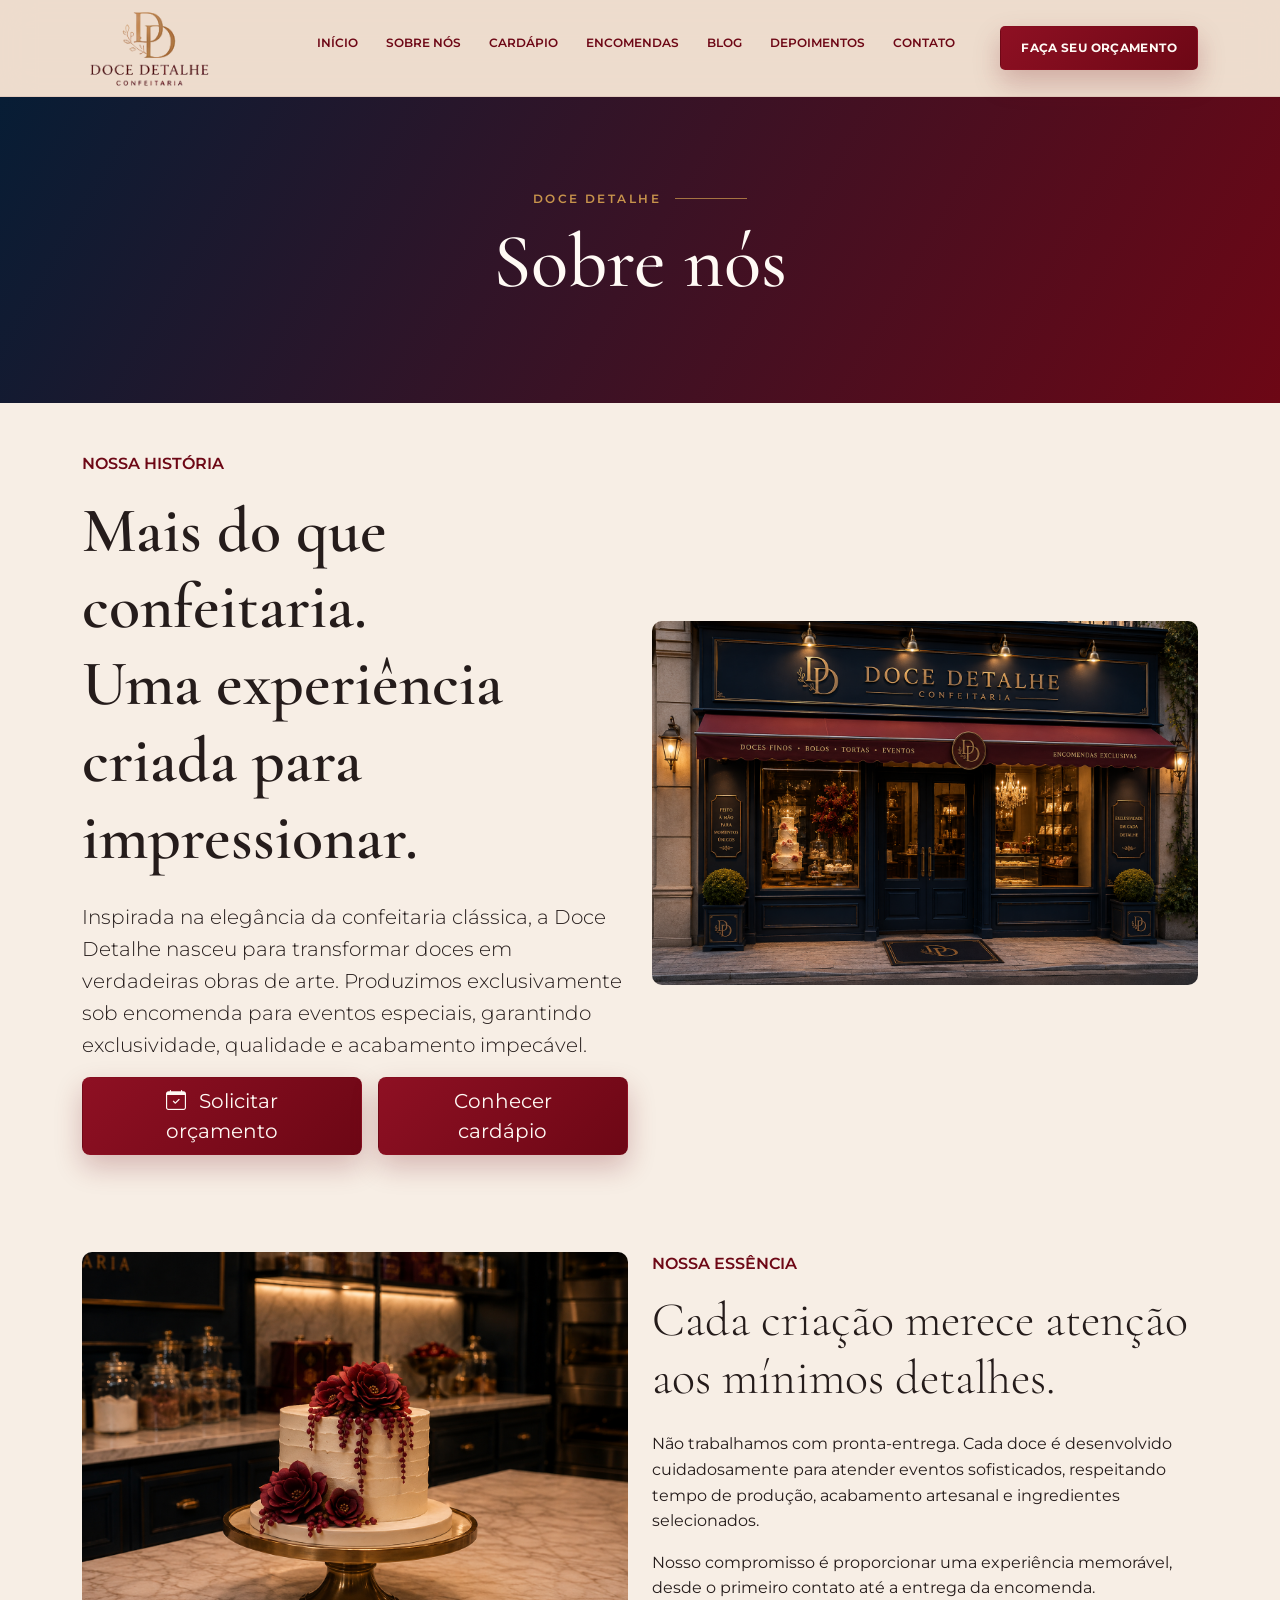
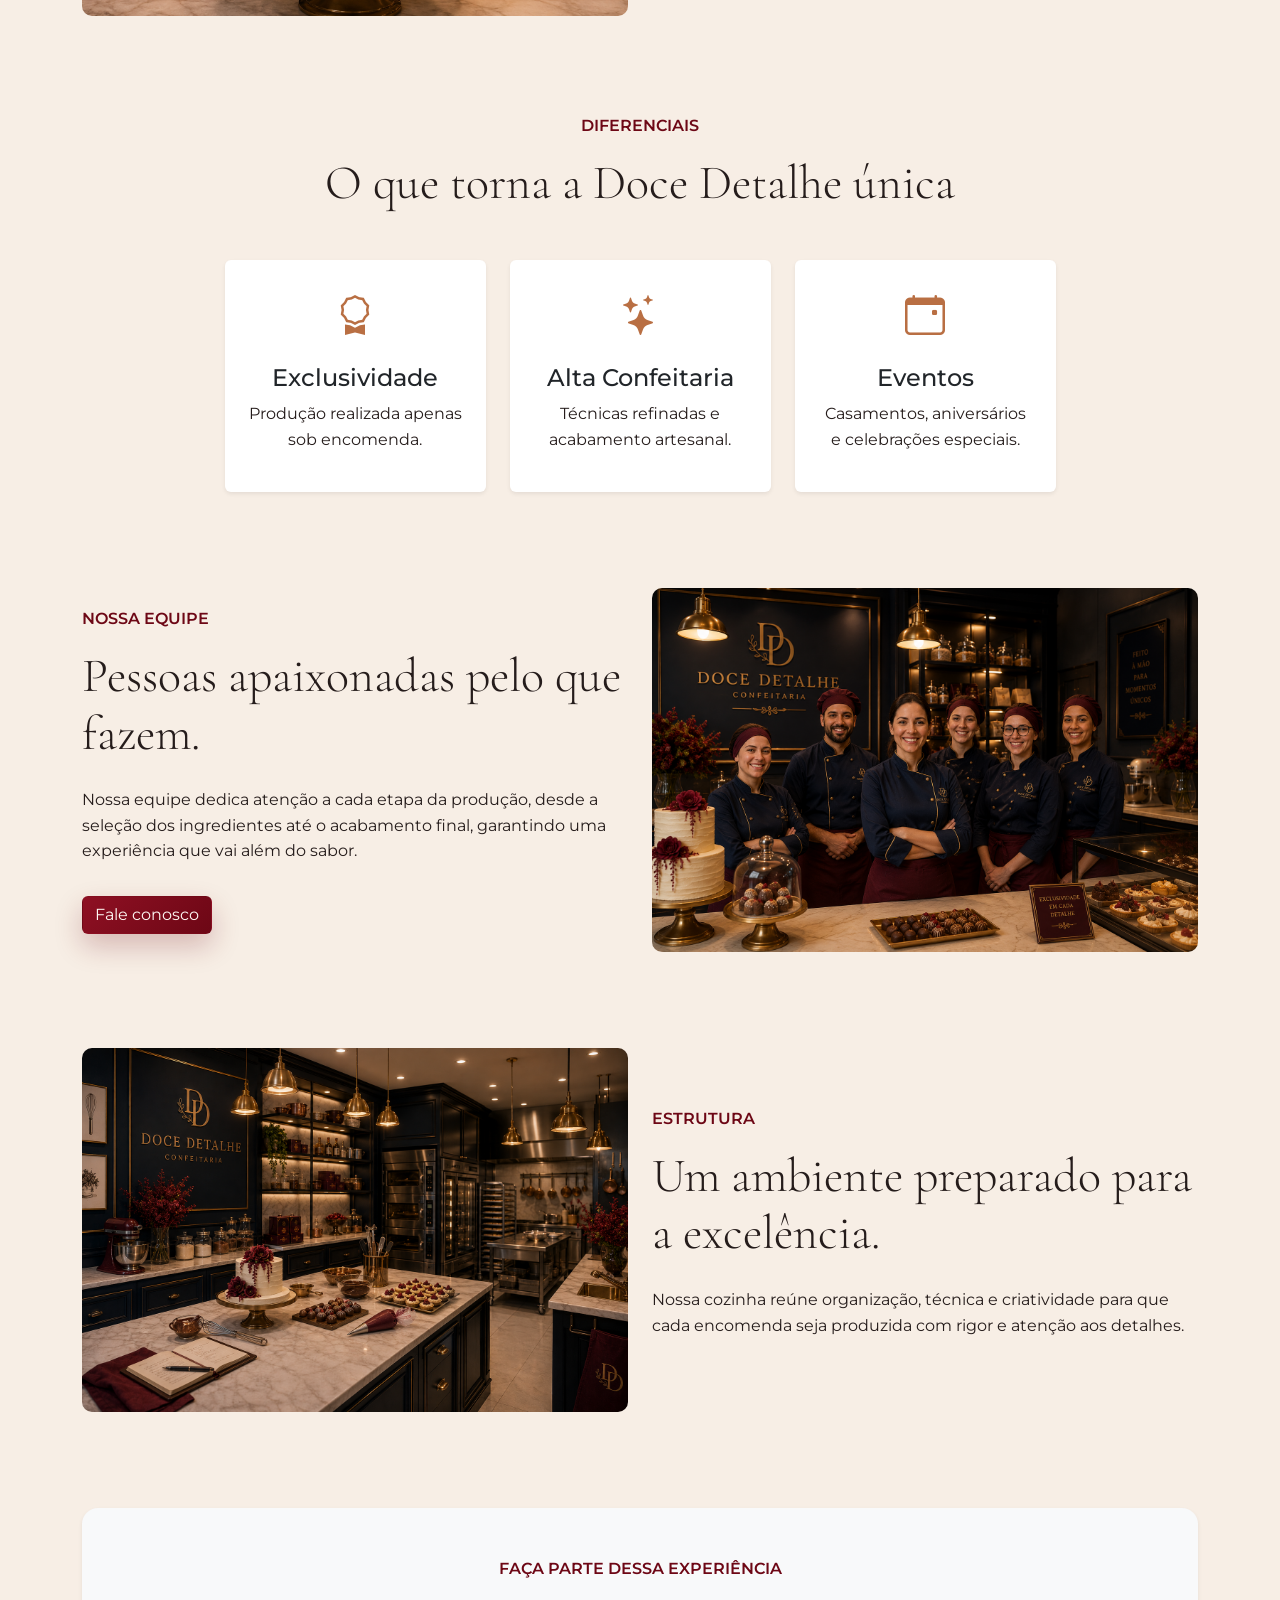
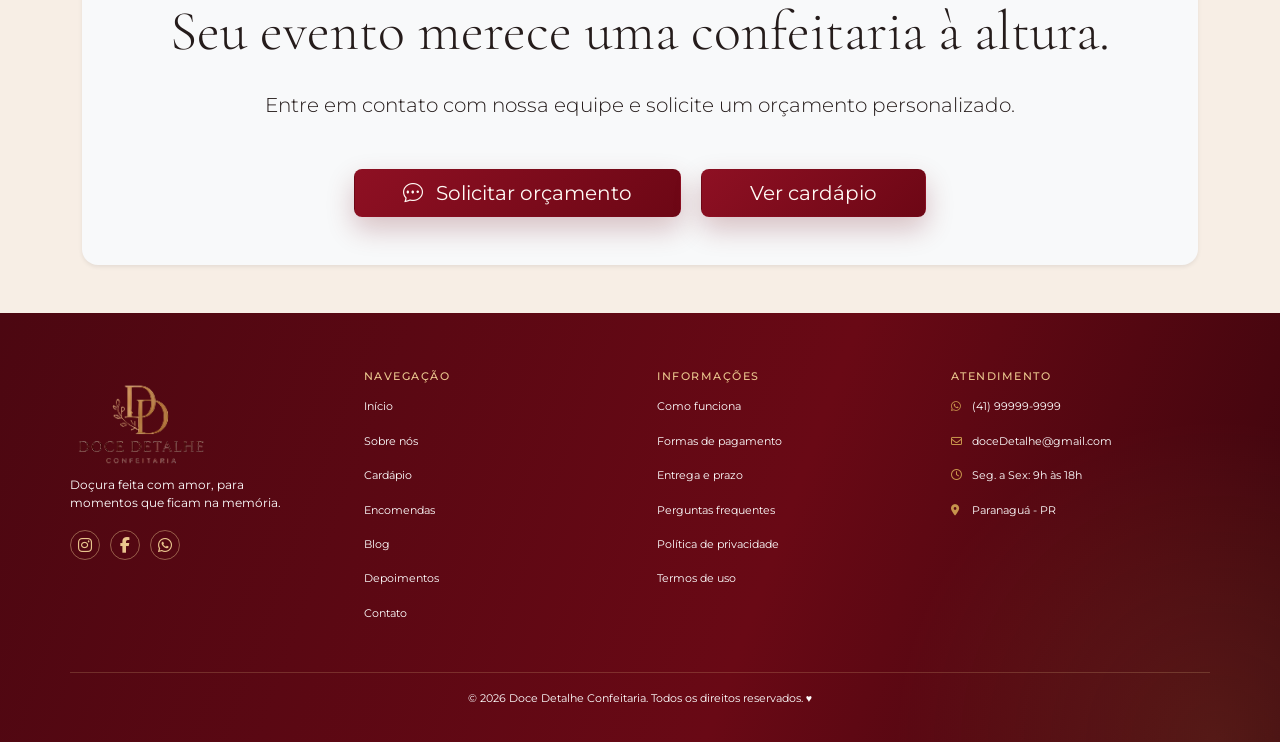
<file: pages/sobre.html>
<!DOCTYPE html>
<html lang="pt-BR">

<head>
    <meta charset="UTF-8">
    <meta name="viewport" content="width=device-width, initial-scale=1.0">
    <meta name="description" content="Conheça a história, os valores e o cuidado artesanal da Doce Detalhe.">
    <title>Sobre nós | Doce Detalhe</title>
    <link rel="preconnect" href="https://fonts.googleapis.com">
    <link rel="preconnect" href="https://fonts.gstatic.com" crossorigin>
    <link
        href="https://fonts.googleapis.com/css2?family=Cormorant+Garamond:wght@500;600;700&family=Montserrat:wght@400;500;600;700&display=swap"
        rel="stylesheet">
    <link rel="stylesheet" href="https://cdnjs.cloudflare.com/ajax/libs/font-awesome/6.5.2/css/all.min.css">
    <link href="https://cdn.jsdelivr.net/npm/bootstrap@5.2.3/dist/css/bootstrap.min.css" rel="stylesheet"
    integrity="sha384-rbsA2VBKQhggwzxH7pPCaAqO46MgnOM80zW1RWuH61DGLwZJEdK2Kadq2F9CUG65" crossorigin="anonymous">
    <link rel="stylesheet" href="https://cdn.jsdelivr.net/npm/bootstrap-icons@1.13.1/font/bootstrap-icons.min.css">
    <link rel="stylesheet" href="../assets/css/style.css">
</head>

<body>
    <a class="skip-link" href="#conteudo">Pular para o conteúdo</a>
    <header class="main-header">
        <div class="container header-content">
            <a class="brand" href="../index.html"><img src="../assets/img/logo.png" alt="Doce Detalhe Confeitaria"></a>
            <button class="menu-toggle" id="menuToggle" aria-label="Abrir menu"
                aria-expanded="false"><span></span><span></span><span></span></button>
            <nav class="main-nav" id="mainNav">
                <a href="../index.html">Início</a><a href="sobre.html">Sobre nós</a><a
                    href="cardapio.html">Cardápio</a><a href="../index.html#encomendas">Encomendas</a><a
                    href="blog.html">Blog</a><a href="../index.html#depoimentos">Depoimentos</a><a
                    href="contato.html">Contato</a>
            </nav>
            <a class="button button-primary header-button" href="contato.html">Faça seu orçamento</a>
        </div>
    </header>
    <main id="conteudo">
        <section class="page-hero">
            <div class="container">
                <p class="eyebrow light">Doce Detalhe</p>
                <h1>Sobre nós</h1>
            </div>
        </section>
       <section class="container py-5">

    <div class="row align-items-center gy-5">

        <div class="col-lg-6">

            <span class="text-uppercase fw-semibold letter-spacing" style="color: var(--wine);">
                Nossa História
            </span>

            <h1 class="display-3 fw-semibold mt-3 mb-4">

                Mais do que confeitaria.
                <br>
                Uma experiência criada
                para impressionar.

            </h1>

            <p class="lead"> <!-- AQUI -->

                Inspirada na elegância da confeitaria clássica, a Doce Detalhe
                nasceu para transformar doces em verdadeiras obras de arte.
                Produzimos exclusivamente sob encomenda para eventos especiais,
                garantindo exclusividade, qualidade e acabamento impecável.

            </p>

            <div class="d-flex gap-3">

                <a href="/pages/contato.html" class="btn button-primary btn-lg px-5">

                    <i class="bi bi-calendar-check me-2"></i>
                    Solicitar orçamento

                </a>

                <a href="/pages/cardapio.html" target="_blank" class="btn button-primary btn-lg px-5">

                    Conhecer cardápio

                </a>

            </div>

        </div>

        <div class="col-lg-6">

            <img class="estrutura-sobre" src="../assets/img/fachada.png"
                 class="img-fluid rounded shadow"
                 alt="Imagem da confeitaria">

        </div>

    </div>

</section>


<!-- ================= ESSÊNCIA ================= -->

<section class="container py-5">

    <div class="row align-items-center gy-5">

        <div class="col-lg-6">

            <img class="estrutura-sobre" src="../assets/img/ChatGPT Image 3 de ago. de 2026, 20_02_55.png"
                 class="img-fluid rounded shadow"
                 alt="Equipe">

        </div>

        <div class="col-lg-6">

            <span class="text-uppercase fw-semibold letter-spacing" style="color: var(--wine);">

                Nossa Essência

            </span>

            <h2 class="display-5 mt-3 mb-4">

                Cada criação
                merece atenção
                aos mínimos detalhes.

            </h2>

            <p style="color: var(--text)">

                Não trabalhamos com pronta-entrega.
                Cada doce é desenvolvido cuidadosamente
                para atender eventos sofisticados,
                respeitando tempo de produção,
                acabamento artesanal e ingredientes selecionados.

            </p>

            <p style="color: var(--text);">

                Nosso compromisso é proporcionar
                uma experiência memorável,
                desde o primeiro contato
                até a entrega da encomenda.

            </p>

        </div>

    </div>

</section>


<!-- ================= DIFERENCIAIS ================= -->

<section class="container py-5">

    <div class="text-center mb-5 diferencial">

        <span class="text-uppercase fw-semibold letter-spacing" style="color: var(--wine);">

            Diferenciais

        </span>

        <h2 class="display-5 mt-3">

            O que torna a
            Doce Detalhe única

        </h2>

    </div>

    <div class="row g-4 justify-content-center">

        <div class="col-md-6 col-lg-3">

            <div class="card h-100 text-center border-0 shadow-sm p-4">

                <i class="bi bi-award fs-1 mb-3" style="color: #b96f43;"></i>

                <h4>Exclusividade</h4>

                <p style="color: var(--text)"> <!-- AQUI -->

                    Produção realizada apenas sob encomenda.

                </p>

            </div>

        </div>

        <div class="col-md-6 col-lg-3">

            <div class="card h-100 text-center border-0 shadow-sm p-4">

                <i class="bi bi-stars fs-1 mb-3" style="color: #b96f43;"></i>

                <h4>Alta Confeitaria</h4>

                <p style="color: var(--text)"> <!-- AQUI -->

                    Técnicas refinadas e acabamento artesanal.

                </p>

            </div>

        </div>

        <div class="col-md-6 col-lg-3">

            <div class="card h-100 text-center border-0 shadow-sm p-4">

                <i class="bi bi-calendar-event fs-1 mb-3" style="color: #b96f43;"></i>

                <h4>Eventos</h4>

                <p style="color: var(--text)"> <!-- AQUI -->

                    Casamentos, aniversários e celebrações especiais.

                </p>

            </div>

        </div>

    </div>

</section>


<!-- ================= EQUIPE ================= -->

<section class="container py-5">

    <div class="row align-items-center gy-5">

        <div class="col-lg-6">

            <span class="text-uppercase fw-semibold letter-spacing" style="color: var(--wine);">

                Nossa Equipe

            </span>

            <h2 class="display-5 mt-3">

                Pessoas apaixonadas
                pelo que fazem.

            </h2>

            <p class="mt-4" style="color: var(--text)"><!-- AQUI -->

                Nossa equipe dedica atenção a cada etapa da produção,
                desde a seleção dos ingredientes até o acabamento final,
                garantindo uma experiência que vai além do sabor.

            </p>

            <a href="/pages/contato.html" class="btn button-primary mt-3">

                Fale conosco

            </a>

        </div>

        <div class="col-lg-6">

            <img class="estrutura-sobre" src="../assets/img/equipe.png"
                 class="img-fluid rounded shadow"
                 alt="Equipe">

        </div>

    </div>

</section>


<!-- ================= INSTALAÇÕES ================= -->

<section class="container py-5">

    <div class="row align-items-center gy-5">

        <div class="col-lg-6">

            <img class="estrutura-sobre" src="../assets/img/cozinha.png"
                 class="img-fluid rounded shadow"
                 alt="Instalações">

        </div>

        <div class="col-lg-6">

            <span class="text-uppercase fw-semibold letter-spacing" style="color: var(--wine);">

                Estrutura

            </span>

            <h2 class="display-5 mt-3">

                Um ambiente preparado
                para a excelência.

            </h2>

            <p class="mt-4" style="color: var(--text)"> <!-- AQUI -->

                Nossa cozinha reúne organização,
                técnica e criatividade para que
                cada encomenda seja produzida
                com rigor e atenção aos detalhes.

            </p>

        </div>

    </div>

</section>


<!-- ================= CTA ================= -->

<section class="container py-5">

    <div class="estrutura-sobre rounded-4 p-5 text-center bg-light shadow-sm">

        <span class="text-uppercase fw-semibold letter-spacing" style="color: var(--wine);">

            Faça parte dessa experiência

        </span>

        <h2 class="display-4 mt-3 mb-4">

            Seu evento merece
            uma confeitaria à altura.

        </h2>

        <p class="lead mb-5" style="color: var(--text)"> <!-- AQUI -->

            Entre em contato com nossa equipe
            e solicite um orçamento personalizado.

        </p>

        <a href="/pages/contato.html" class="btn button-primary btn-lg px-5 me-3">

            <i class="bi bi-chat-dots me-2"></i>

            Solicitar orçamento

        </a>

        <a href="/pages/cardapio.html" target="_blank" class="btn button-primary btn-lg px-5">

            Ver cardápio

        </a>

    </div>

</section>
    </main>

   
    <!-- ==================== RODAPÉ ==================== -->
    <footer class="main-footer" id="contato">
        <div class="container footer-grid">
            <div class="footer-brand">
                <img src="../assets/img/logo.png" alt="Logo Doce Detalhe">
                <p>Doçura feita com amor, para momentos que ficam na memória.</p>
                <div class="social-links">



                    <a href="https://instagram.com/confeitariadoceDetalhe" target="_blank" <a href="#"><i
                            class="fa-brands fa-instagram"></i>
                    </a>
                    </a>

                    <a href="https://facebook.com/confeitariadoceDetalhe" target="_blank" <a href="#"><i
                            class="fa-brands fa-facebook-f"></i>
                    </a>
                    </a>

                    <a href="https://wa.me/5541985337031" target="_blank" <a href="#"><i
                            class="fa-brands fa-whatsapp"></i>
                    </a>
                    </a>
                </div>

            </div>

            <div class="footer-column ">
                <h3>Navegação</h3>
                <a class="nav-link" href="../index.html#conteudo">Início</a>
                <a class="nav-link" href="#conteudo">Sobre nós</a>
                <a class="nav-link" href="cardapio.html">Cardápio</a>
                <a class="nav-link" href="../index.html#encomendas">Encomendas</a>
                <a class="nav-link" href="blog.html">Blog</a>
                <a class="nav-link" href="../index.html#depoimentos">Depoimentos</a>
                <a class="nav-link" href="contato.html">Contato</a>
            </div>

            <div class="footer-column ">
                <h3>Informações</h3>

                <a class="nav-link" href="../index.html#encomendas">Como funciona</a>

                <a class="nav-link" href="contato.html">Formas
                    de pagamento</a>

                <a class="nav-link" href="contato.html">Entrega e prazo</a>

                <a class="nav-link" href="contato.html">Perguntas frequentes</a>

                <a class="nav-link" href="#">Política de privacidade</a>

                <a class="nav-link" href="#">Termos de uso</a>

            </div>

            <div class="footer-column">
                <h3>Atendimento</h3>


                <a class="nav-link" href="https://wa.me/554199999-9999" target="_blank">
                    <p class="m-0"><i class="fa-brands fa-whatsapp"></i> (41) 99999-9999</p>
                </a>

                <a href="mailto:docedetalhe@gmail.com" class="nav-link">
                    <p class="m-0"><i class="fa-regular fa-envelope"></i> doceDetalhe@gmail.com</p>
                </a>

                <p class="nav-link"><i class="fa-regular fa-clock"></i> Seg. a Sex: 9h às 18h</p>

                <p class="nav-link"><i class="fa-solid fa-location-dot"></i> Paranaguá - PR</p>

            </div>

        </div>


        <div class="container footer-bottom">
            <p>© 2026 Doce Detalhe Confeitaria. Todos os direitos reservados. ♥</p>
        </div>
    </footer>

    <script type="module" src="../assets/js/main.js"></script>
</body>

</html>
</file>
<file: assets/css/style.css>
/* 1. VARIÁVEIS, RESET E CONFIGURAÇÕES GERAIS */
:root {
   --wine: #6d0715;
   --wine-dark: #430610;
   --wine-light: #8e1023;
   --navy: #071d35;
   --navy-soft: #0f2c4b;
   --gold: #c8944c;
   --gold-light: #e9c58d;
   --cream: #f7eee5;
   --cream-dark: #ead7c6;
   --white: #fffaf5;
   --text: #251c1b;
   --muted: #73645f;
   --border: rgba(109, 7, 21, 0.16);
   --shadow: 0 18px 45px rgba(52, 15, 20, 0.13);
   --font-title: "Cormorant Garamond", Georgia, serif;
   --font-text: "Montserrat", Arial, sans-serif;
}

* {
   margin: 0;
   padding: 0;
   box-sizing: border-box;
}

html {
   scroll-behavior: smooth;
}

body {
   font-family: var(--font-text);
   color: var(--text);
   background: var(--cream);
   line-height: 1.6;
   overflow-x: hidden;
}

img {
   display: flex;
   max-width: 100%;
}

a {
   color: inherit;
   text-decoration: none;
}

.main-nav a {
    position: relative;
    display: inline-block;
    color: var(--wine);
    text-decoration: none;
    margin-bottom: 10px;
}
 
.main-nav a::after {
    content: "";
    position: absolute;
    left: 0;
    bottom: -2px;
    width: 0;
    height: 2px;
    background-color: #D4AF37;
    /* dourado */
    transition: width 0.3s ease;
}

button,
input {
   font: inherit;
}

button {
   cursor: pointer;
}

.container {
   width: min(1180px, calc(100% - 40px));
   margin: 0 auto;
}

.section {
   padding: 76px 0;
}

/*2. ELEMENTOS REUTILIZÁVEIS*/
.eyebrow {
   display: flex;
   align-items: center;
   gap: 14px;
   margin-bottom: 14px;
   color: var(--navy);
   font-size: .76rem;
   font-weight: 600;
   letter-spacing: .2em;
   text-transform: uppercase;
}

.eyebrow::after {
   content: "";
   width: 72px;
   height: 1px;
   background: currentColor;
   opacity: .75;
}

.eyebrow.dark {
   color: var(--wine);
}

.eyebrow.light {
   color: var(--gold);
   justify-content: center;
}

h1,
h2,
h3 {
   font-family: var(--font-title);
   line-height: 1.05;
}

.button {
   display: inline-flex;
   align-items: center;
   justify-content: center;
   gap: 12px;
   min-height: 48px;
   padding: 0 24px;
   border: 1px solid transparent;
   border-radius: 5px;
   font-size: .78rem;
   font-weight: 700;
   letter-spacing: .03em;
   text-transform: uppercase;
   transition: .25s ease;
}

.button-primary {
   color: var(--white);
   background: linear-gradient(135deg, var(--wine-light), var(--wine));
   box-shadow: 0 12px 28px rgba(109, 7, 21, .24);
}

.button-primary:hover { 
   color: var(--white);
   transform: translateY(-2px);
   background: linear-gradient(135deg, #a1142c, var(--wine));
}

.button-outline {
   color: var(--white);
   border-color: var(--gold);
   background: rgba(7, 29, 53, .25);
}

.button-outline:hover {
   color: var(--white);
   background: var(--gold-light);
}

.button-light {
   color: var(--wine);
   background: var(--cream);
}

.button-light:hover {
   transform: translateY(-2px);
   background: var(--white);
   color: var(--wine);
}

.text-link {
   color: var(--wine);
   font-size: .76rem;
   font-weight: 700;
   text-transform: uppercase;
}

.text-link i {
   margin-left: 8px;
   transition: transform .2s;
}

.text-link:hover i {
   transform: translateX(5px);
}

/* 4. CABEÇALHO E NAVEGAÇÃO*/
.main-header {
   position: sticky;
   top: 0;
   z-index: 1000;
   background: #ead7c6c2;
   backdrop-filter: blur(16px);
   border-bottom: 1px solid rgba(109, 7, 21, .08);
}

.header-content {
   min-height: 96px;
   display: grid;
   grid-template-columns: 190px 1fr auto;
   align-items: center;
   gap: 28px;
}

.brand img {
   width: 150px;
   height: 92px;
   object-fit: contain;
   object-position: left center;
}

.main-nav {
   display: flex;
   justify-content: center;
   gap: 28px;
}

.main-nav a {
   position: relative;
   padding: 12px 0;
   font-size: .72rem;
   font-weight: 600;
   text-transform: uppercase;
}

.main-nav a::after {
   content: "";
   position: absolute;
   left: 50%;
   bottom: 5px;
   width: 0;
   height: 1px;
   background: var(--wine);
   transition: .25s;
   transform: translateX(-50%);
}

.main-nav a:hover::after,
.main-nav a.active::after {
   width: 100%;
}

.header-button {
   min-height: 44px;
   padding-inline: 20px;
}

.menu-toggle {
   display: none;
   width: 44px;
   height: 42px;
   border: 0;
   background: transparent;
}

.menu-toggle span {
   display: block;
   width: 25px;
   height: 2px;
   margin: 5px auto;
   background: var(--wine);
   transition: .25s;
}

/*  5. HERO*/
.hero-section {
   position: relative;
   min-height: 570px;
   color: var(--white);
   background: radial-gradient(circle at 70% 25%, rgba(156, 45, 62, .45), transparent 26%), linear-gradient(115deg, #05192e 0%, #09243f 48%, #4b0a19 100%);
   overflow: hidden;
}

.hero-section::before,
.hero-section::after {
   content: "";
   position: absolute;
   border: 1px solid rgba(200, 148, 76, .3);
   border-radius: 50%;
}

.hero-section::before {
   width: 280px;
   height: 280px;
   left: -150px;
   bottom: -80px;
}

.hero-section::after {
   width: 180px;
   height: 180px;
   left: -90px;
   bottom: 10px;
}

.hero-overlay {
   position: absolute;
   inset: 0;
   background: linear-gradient(90deg, rgba(4, 18, 33, .98) 0%, rgba(4, 18, 33, .78) 43%, rgba(4, 18, 33, .08) 75%);
}

.hero-grid {
   position: relative;
   z-index: 1;
   min-height: 570px;
   display: grid;
   grid-template-columns: 1.02fr .98fr;
   align-items: stretch;
}

.hero-content {
   position: relative;
   z-index: 2;
   padding: 72px 30px 44px 0;
}

.hero-content h1 {
   max-width: 700px;
   font-size: clamp(3.1rem, 5.2vw, 5.2rem);
   font-weight: 500;
}

.hero-content h1 em {
   color: var(--gold-light);
   font-weight: 600;
}

.hero-description {
   max-width: 520px;
   margin: 22px 0 26px;
   color: #f6ddd0;
   font-size: 1rem;
}

.hero-actions {
   display: flex;
   flex-wrap: wrap;
   gap: 14px;
}

.hero-benefits {
   display: grid;
   grid-template-columns: repeat(4, 1fr);
   gap: 0;
   margin-top: 44px;
   padding-top: 26px;
   border-top: 1px solid rgba(233, 197, 141, .25);
}

.benefit-item {
   display: flex;
   gap: 12px;
   min-width: 0;
   padding-right: 15px;
}

.benefit-item+.benefit-item {
   padding-left: 18px;
   border-left: 1px solid rgba(233, 197, 141, .25);
}

.benefit-item i {
   color: var(--gold);
   font-size: 1.4rem;
}

.benefit-item h3 {
   color: var(--gold-light);
   font-size: 1.04rem;
}

.benefit-item p {
   margin-top: 5px;
   color: #f0ded2;
   font-size: .68rem;
   line-height: 1.5;
}

.hero-image-wrapper {
   position: absolute;
   width: 100%;
   height: 100%;
}

.hero-image-wrapper img {
   width: 100%;
   height: 100%;
   object-fit: cover;
}

/* 6. FAIXA DE CATEGORIAS */
.category-strip {
   background: #fbf5ef;
   border-bottom: 1px solid var(--border);
}

.category-grid {
   min-height: 90px;
   display: grid;
   grid-template-columns: repeat(5, 1fr);
   align-items: center;
}

.category-item {
   display: flex;
   min-height: 180px;
   align-items: center;
   gap: 14px;
   padding: 14px 22px;
}

.category-item+.category-item {
   border-left: 1px solid var(--border);
}

.category-item i {
   color: #b96f43;
   font-size: 1.7rem;
}

.category-item h3 {
   font-size: 1.25rem;
}

.category-item p {
   color: var(--muted);
   font-size: 0.95rem;
   line-height: 1.45;
}

.verMais {
    border-radius: 4px;
    background: var(--wine);
    padding: 6px 12px;
    transition: color 0.3s ease;
}

.verMais:hover {
    background: rgba(109, 7, 21, 0.8);
}



/* 7. CARDÁPIO */

#texto {
    color: var(--navy);
    transition: color 0.3s ease;
}

#texto:hover {
   background: white;
   border-color: var(--wine);
    color: var(--wine);
}

.menu-section {
   background: linear-gradient(180deg, #f7eee5, #fbf7f2);
}

.heading-row {
   display: flex;
   align-items: end;
   justify-content: space-between;
   gap: 20px;
   margin-bottom: 28px;
}

.section-heading h2 {
   color: var(--navy);
   font-size: clamp(2.2rem, 4vw, 3.2rem);
   font-weight: 600;
}

.section-heading h2 span {
   color: #b96f43;
}

.full-width-grid {
   display: grid;
   grid-template-columns: repeat(5, 1fr);
   gap: 12px;
}

.product-card {
   overflow: hidden;
   background: rgba(255, 255, 255, .55);
   border: 1px solid var(--border);
   border-radius: 10px;
   transition: transform .25s, box-shadow .25s;
}

.product-card:hover {
   transform: translateY(-7px);
   box-shadow: var(--shadow);
}

.product-card img {
   width: 100%;
   aspect-ratio: 1.15 / 1;
   object-fit: cover;
}

.product-card-content {
       min-height: 250px;
    display: flex;
    flex-direction: column;
    justify-content: space-evenly;
   padding: 20px 17px 18px;
   text-align: center;
}

.product-card h3 {
   color: var(--navy);
   font-size: 1.45rem;
   text-transform: capitalize;
}

.product-card p {
   min-height: 54px;
   margin: 10px 0 14px;
   color: var(--muted);
   font-size: .72rem;
}

.product-card a {
   color: var(--white);
   font-size: .68rem;
   font-weight: 700;
   text-transform: uppercase;
}

.product-card a i {
   margin-left: 6px;
}

/*8. CARROSSEL DE ENCOMENDAS E BLOG */
.feature-carousel-section {
   padding-top: 10px;
   background: #fbf7f2;
}

.feature-carousel {
   position: relative;
   min-height: 520px;
   overflow: hidden;
   border-radius: 14px;
   box-shadow: var(--shadow);
}

.carousel-slide {
   display: none;
   min-height: 520px;
   padding: 54px 68px 72px;
   animation: fadeSlide .5s ease;
}

.carousel-slide.active {
   display: flex;
   flex-direction: column;
   align-items: center;
   justify-content: center;
}

@keyframes fadeSlide {
   from {
      opacity: 0;
      transform: translateX(28px);
   }

   to {
      opacity: 1;
      transform: translateX(0);
   }
}

.order-slide {
   color: var(--white);
   background: radial-gradient(circle at 85% 20%, rgba(200, 148, 76, .15), transparent 22%), linear-gradient(135deg, #650915, #42050e);
}

.slide-heading {
   margin-bottom: 36px;
   text-align: center;
}

.slide-heading h2 {
   font-size: clamp(2.4rem, 4.2vw, 3.6rem);
}

.slide-heading p:not(.eyebrow) {
   color: var(--muted);
}

.steps-grid {
   width: 100%;
   display: grid;
   grid-template-columns: 1fr auto 1fr auto 1fr auto 1fr;
   align-items: center;
   gap: 18px;
   margin-bottom: 38px;
}

.step-item {
   position: relative;
   text-align: center;
}

.step-item span {
   position: absolute;
   top: -8px;
   right: calc(50% - 48px);
   display: grid;
   place-items: center;
   width: 22px;
   height: 22px;
   border-radius: 50%;
   color: var(--wine);
   background: var(--gold-light);
   font-size: .66rem;
   font-weight: 700;
}

.step-item>i {
   display: grid;
   place-items: center;
   width: 88px;
   height: 88px;
   margin: 0 auto 17px;
   border: 1px dashed var(--gold-light);
   border-radius: 50%;
   color: var(--gold-light);
   font-size: 2rem;
}

.step-item h3 {
   color: var(--gold-light);
   font-size: 1.3rem;
}

.step-item p {
   max-width: 175px;
   margin: 8px auto 0;
   color: #f2dcd4;
   font-size: .7rem;
}

.step-arrow {
   color: var(--gold-light);
   opacity: .8;
}

.blog-slide {
   color: var(--text);
   background: linear-gradient(135deg, #fbf7f2, #f2e1d5);
}

.blog-grid {
   display: grid;
   grid-template-columns: repeat(3, 1fr);
   gap: 18px;
   width: 100%;
   margin-bottom: 28px;
}

.blog-card {
   display: grid;
   grid-template-columns: 145px 1fr;
   overflow: hidden;
   background: rgba(255, 255, 255, .72);
   border: 1px solid var(--border);
   border-radius: 10px;
}

.blog-card img {
   width: 100%;
   height: 100%;
   min-height: 180px;
   object-fit: cover;
}

.blog-card div {
   padding: 18px;
}

.blog-card span {
   color: var(--wine);
   font-size: .6rem;
   font-weight: 700;
   text-transform: uppercase;
}

.blog-card h3 {
   margin: 7px 0;
   color: var(--navy);
   font-size: 1.25rem;
}

.blog-card p {
   color: var(--muted);
   font-size: .68rem;
}

.blog-card a {
   display: inline-block;
   margin-top: 12px;
   color: var(--wine);
   font-size: .66rem;
   font-weight: 700;
   text-transform: uppercase;
}

.carousel-control {
   position: absolute;
   top: 50%;
   z-index: 3;
   display: grid;
   place-items: center;
   width: 42px;
   height: 42px;
   border: 1px solid rgba(255, 255, 255, .35);
   border-radius: 50%;
   color: var(--white);
   background: rgba(7, 29, 53, .48);
   transform: translateY(-50%);
}

.carousel-control:hover {
   background: var(--wine);
}

.carousel-control.previous {
   left: 16px;
}

.carousel-control.next {
   right: 16px;
}

.carousel-dots {
   position: absolute;
   z-index: 4;
   left: 50%;
   bottom: 22px;
   display: flex;
   gap: 8px;
   transform: translateX(-50%);
}

.dot {
   width: 9px;
   height: 9px;
   border: 0;
   border-radius: 50%;
   background: rgba(200, 148, 76, .5);
}

.dot.active {
   width: 28px;
   border-radius: 20px;
   background: var(--gold);
}

/* 9. DEPOIMENTOS*/
.testimonials-section {
   color: var(--white);
   background: linear-gradient(115deg, #071d35 0%, #0e2e50 72%, #4e0a18 100%);
}

.testimonials-grid {
   display: grid;
   grid-template-columns: 1.15fr repeat(3, 1fr);
   gap: 16px;
   align-items: stretch;
}

.testimonial-quote {
   padding: 18px 18px 18px 36px;
   color: var(--gold-light);
   font-family: var(--font-title);
   font-size: 2.05rem;
   font-style: italic;
   line-height: 1.12;
}

.testimonial-quote span {
   display: block;
   margin-top: 22px;
   font-family: var(--font-text);
   font-size: .68rem;
   font-style: normal;
   font-weight: 600;
   letter-spacing: .18em;
   text-transform: uppercase;
}

.testimonial-card {
   padding: 24px;
   border: 1px solid rgba(233, 197, 141, .35);
   border-radius: 8px;
   background: rgba(7, 29, 53, .38);
   text-align: center;
}

.stars {
   color: var(--gold);
   letter-spacing: 3px;
}

.testimonial-card p {
   margin: 17px 0;
   color: #f7e6dd;
   font-size: .78rem;
}

.testimonial-card strong {
   color: var(--gold-light);
   font-size: .7rem;
   font-weight: 500;
}

/*  10. INSTAGRAM*/
.instagram-section {
   padding-block: 38px;
   background: #fbf7f2;
}

.instagram-heading {
   display: flex;
   justify-content: center;
   gap: 20px;
   margin-bottom: 18px;
   color: var(--wine);
   font-size: .72rem;
   letter-spacing: .14em;
   text-transform: uppercase;
}

.instagram-heading a {
   letter-spacing: normal;
   text-transform: none;
}

.instagram-grid {
   display: grid;
   grid-template-columns: repeat(8, 1fr);
   gap: 8px;
}

.instagram-grid img {
   width: 100%;
   aspect-ratio: 1 / .88;
   border-radius: 8px;
   object-fit: cover;
   transition: .25s;
}

.instagram-grid img:hover {
   transform: translateY(-4px) scale(1.02);
}

/*11. RODAPÉ*/


.main-footer {
   position: relative;
   color: white;
   background: radial-gradient(circle at 95% 100%, rgba(200, 148, 76, .14), transparent 25%), linear-gradient(110deg, #4c0711, #690915 60%, #3d050d);
}

.footer-grid {
   display: grid;
   grid-template-columns: repeat(4, 1fr);
   gap: 34px;
   padding: 58px 0 40px;
}

.footer-brand img {
   width: 150px;
   height: 105px;
   object-fit: contain;
   filter: sepia(.15) saturate(1.15);
}

.footer-brand p {
   max-width: 220px;
   font-size: .72rem;
}

.footer-brand p:hover {
   color: var(--gold-light);
}

.social-links {
   display: flex;
   gap: 10px;
   margin-top: 17px;
}

.social-links a {
   display: grid;
   place-items: center;
   width: 30px;
   height: 30px;
   border: 1px solid rgba(233, 197, 141, .45);
   border-radius: 50%;
   color: var(--gold-light);
}

.social-links a:hover {
 background: white;
 color: var(--wine);
 border: 1px solid var(--wine);
  border-radius: 50%;
transform:translateY(-6px);
}

.footer-column {
   display: flex;
   flex-direction: column;
   gap: 7px;
}

.footer-column h3 {
   margin-bottom: 9px;
   color: var(--gold-light);
   font-family: var(--font-text);
   font-size: .68rem;
   letter-spacing: .14em;
   text-transform: uppercase;
}

.footer-column a,
.footer-column p {
   font-size: .68rem;
}

.footer-column i {
   width: 18px;
   color: var(--gold);
}

.footer-bottom {
   padding: 18px 0;
   border-top: 1px solid rgba(233, 197, 141, .2);
   text-align: center;
   font-size: .66rem;
}

.footer-bottom:hover {
   border-top: 1px solid rgba(233, 197, 141, .2);
   width: 100%;
}

.footer-bottom p:hover {
   color: var(--gold-light);
}

.nav-link {
    width: fit-content;
    position: relative;
    display: inline-block;
    color: white;
    text-decoration: none;
    margin-bottom: 10px;
}
 
.nav-link::after {
    content: "";
    position: absolute;
    left: 0;
    bottom: -2px;
    width: 0;
    height: 2px;
    background-color: #D4AF37;
    /* dourado */
    transition: width 0.3s ease;
}
 
.nav-link:hover::after {
    width: 100%;
}
 
.nav-link:hover {
    color: #D4AF37;
}

/* Sobre Nós */
.estrutura-sobre {
    transition: 0.3s;
   border-radius: 10px;
}

.estrutura-sobre:hover {
       box-shadow: 0px 10px 40px rgba(0, 0, 0, 0.9);
    transform: scale(1.03);
}
.produto {
   transition: 0.3s;
   border-radius: 10px;
   display: flex;
   flex-direction: space-between;
}

.produto:hover {
   transform: translateY(-7px);
   box-shadow: var(--shadow);
}

/* Cardápio */
.produto {
   transition: 0.3s;
   border-radius: 10px;
   display: flex;
   flex-direction: space-between;
}

.produto:hover {
   transform: translateY(-7px);
   box-shadow: var(--shadow);
}
.adicionar {
   color: var(--navy);
}
.adicionar:hover {
   color: var(--wine);
   border-color: var(--wine);
}
.produto-acoes{
    display: flex;
    flex-direction: column;
    align-items: center;
    gap: 15px;
    margin-top: 10px;
}

.controle-quantidade{
    display: flex;
    justify-content: center;
    align-items: center;
    gap: 15px;
}

.quantidade{
    min-width: 30px;
    text-align: center;
    font-weight: 600;
    font-size: 18px;
}


/*12. RESPONSIVIDADE*/
@media (max-width: 1120px) {
   .header-content {
      grid-template-columns: 150px 1fr auto;
      gap: 15px;
   }

   .main-nav {
      gap: 15px;
   }

   .header-button {
      display: none;
   }

   .hero-benefits {
      grid-template-columns: repeat(2, 1fr);
      row-gap: 22px;
   }

   .benefit-item:nth-child(3) {
      padding-left: 0;
      border-left: 0;
   }

   .full-width-grid {
      grid-template-columns: repeat(3, 1fr);
   }

   .product-card:nth-child(4),
   .product-card:nth-child(5) {
      grid-column: span 1;
   }

   .testimonials-grid {
      grid-template-columns: repeat(3, 1fr);
   }

   .testimonial-quote {
      grid-column: 1 / -1;
      text-align: center;
   }

   .footer-grid {
      grid-template-columns: repeat(4, 1fr);
   }
}

@media (max-width: 900px) {
   .top-bar p {
      display: none;
   }

   .top-bar-content {
      justify-content: center;
   }

   .header-content {
      min-height: 78px;
      grid-template-columns: 1fr auto;
   }

   .brand img {
      width: 130px;
      height: 72px;
   }

   .menu-toggle {
      display: block;
   }

   .main-nav {
      position: absolute;
      top: 78px;
      left: 0;
      right: 0;
      display: none;
      flex-direction: column;
      gap: 0;
      padding: 15px 25px 24px;
      background: #ead7c6;
      border-bottom: 1px solid var(--border);
      box-shadow: var(--shadow);
   }

   .main-nav.open {
      display: flex;
   }

   .main-nav a {
      padding: 13px 0;
   }

   .hero-grid {
      grid-template-columns: 1fr;
   }

   .hero-content {
      max-width: 680px;
      padding-right: 0;
   }

   .hero-image-wrapper {
      width: 100%;
      opacity: .46;
   }

   .hero-image-wrapper::after {
      background: linear-gradient(90deg, rgba(7, 29, 53, .95), rgba(7, 29, 53, .58));
   }

   .category-grid {
      grid-template-columns: repeat(2, 1fr);
      padding-block: 15px;
   }

   .category-item+.category-item {
      border-left: 0;
   }

   .category-item {
      border-bottom: 1px solid var(--border);
   }

   .category-item:last-child {
      grid-column: 1 / -1;
   }

   .blog-card {
      grid-template-columns: 1fr;
   }

   .blog-card img {
      min-height: 150px;
   }

   .steps-grid {
      grid-template-columns: repeat(4, 1fr);
   }

   .step-arrow {
      display: none;
   }

   .carousel-slide {
      padding-inline: 52px;
   }

   .instagram-grid {
      grid-template-columns: repeat(4, 1fr);
   }
}

@media (max-width: 680px) {
   .container {
      width: min(100% - 26px, 1180px);
   }

   .section {
      padding: 56px 0;
   }

   .top-bar-links {
      gap: 9px;
      font-size: .62rem;
   }

   .top-bar-links .separator {
      display: none;
   }

   .hero-content {
      padding-top: 58px;
   }

   .hero-content h1 {
      font-size: 3rem;
   }

   .hero-actions {
      flex-direction: column;
      align-items: stretch;
   }

   .hero-benefits {
      grid-template-columns: 1fr;
   }

   .benefit-item,
   .benefit-item+.benefit-item {
      padding: 0;
      border-left: 0;
   }

   .category-grid {
      grid-template-columns: 1fr;
   }

   .category-item:last-child {
      grid-column: auto;
   }

   .heading-row {
      align-items: flex-start;
      flex-direction: column;
   }

   .full-width-grid {
      grid-template-columns: 1fr;
   }

   .product-card img {
      aspect-ratio: 16 / 9;
   }

   .carousel-slide {
      min-height: auto;
      padding: 50px 38px 72px;
   }

   .feature-carousel {
      min-height: 0;
   }

   .steps-grid {
      grid-template-columns: 1fr 1fr;
      gap: 26px 15px;
   }

   .step-item>i {
      width: 72px;
      height: 72px;
   }

   .blog-grid {
      grid-template-columns: 1fr;
   }

   .blog-card {
      grid-template-columns: 120px 1fr;
   }

   .carousel-control {
      width: 36px;
      height: 36px;
   }

   .carousel-control.previous {
      left: 5px;
   }

   .carousel-control.next {
      right: 5px;
   }

   .testimonials-grid {
      grid-template-columns: 1fr;
   }

   .testimonial-quote {
      font-size: 1.7rem;
   }

   .instagram-heading {
      flex-direction: column;
      align-items: center;
      gap: 5px;
   }

   .instagram-grid {
      grid-template-columns: repeat(2, 1fr);
   }

   .footer-grid {
      grid-template-columns: 1fr;
   }
}

/* Contato */
.card-contato {
   transition: transform .25s, box-shadow .25s;
}

.card-contato:hover {
   transform: translateY(-7px);
   box-shadow: var(--shadow);
}
.estrutura-contato {
   transition: 0.3s;
   border-radius: 10px;
}

.estrutura-contato:hover {
       box-shadow: 0px 8px 20px rgba(206, 206, 206, 0.9);
    transform: scale(1.03);
}


/* 13. ACESSIBILIDADE E PÁGINAS INTERNAS*/
:focus-visible {
   outline: 3px solid var(--gold);
   outline-offset: 3px;
}

.skip-link {
   position: fixed;
   top: 8px;
   left: 8px;
   z-index: 9999;
   padding: 10px 14px;
   color: var(--navy);
   background: var(--gold-light);
   border-radius: 4px;
   transform: translateY(-160%);
}

.skip-link:focus {
   transform: translateY(0);
}

.page-hero {
   padding: 92px 0;
   color: var(--white);
   text-align: center;
   background: linear-gradient(120deg, var(--navy), var(--wine));
}

.page-hero h1 {
   font-size: clamp(3rem, 6vw, 5rem);
}

.page-content {
   min-height: 52vh;
   padding: 76px 0;
   background: #fbf7f2;
}

.page-card {
   max-width: 850px;
   margin: 0 auto;
   padding: 42px;
   border: 1px solid var(--border);
   border-radius: 14px;
   background: rgba(255, 255, 255, .72);
   box-shadow: var(--shadow);
}

.page-card h2 {
   margin-bottom: 16px;
   color: var(--navy);
   font-size: 2.4rem;
}

.page-card p+p {
   margin-top: 14px;
}

/* ---------BLOG----------- */
.section-sub {
  color: var(--color-gold);
  font-size: 0.75rem;
  letter-spacing: 2.5px;
  text-transform: uppercase;
  font-weight: 600;
  display: block;
  margin-bottom: 0.3rem;
}

.btn-gold-whatsapp {
  background-color: #25d366;
  color: #ffffff !important;
  border-radius: 50px;
  padding: 1rem 2.5rem;
  font-size: 1rem;
  font-weight: 700;
  display: inline-flex;
  align-items: center;
  gap: 0.75rem;
  box-shadow: 0 8px 20px rgba(37, 211, 102, 0.3);
  transition: all 0.3s ease;
  text-decoration: none;
}

/* Efeito do botão do WhatsApp ao passar o mouse */
.btn-gold-whatsapp:hover {
  background-color: #1eb956;
  transform: translateY(-3px);
  box-shadow: 0 12px 25px rgba(37, 211, 102, 0.4);
}

.bg-cream {
  background-color: var(--color-cream-bg);
}

.bg-burgundy {
  background-color: var(--color-burgundy);
}

.bg-navy {
  background-color: var(--color-navy);
}

.text-gold {
  color: var(--color-gold) !important;
}

.text-burgundy {
  color: var(--color-burgundy) !important;
}

.card-blog {
    transition: transform .25s, box-shadow .25s;
}

.card-blog:hover {
   transform: translateY(-7px);
   box-shadow: var(--shadow);
}

/* ==================== ESTILOS DA SACOLA LATERA/CARRINHO ==================== */

/* Botão Flutuante de Acesso à Sacola */
.btn-cart-float {
  position: fixed;
  bottom: 25px;
  right: 25px;
  z-index: 1050;
  width: 60px;
  height: 60px;
  border-radius: 50%;
  background: var(--wine);
  color: var(--white);
  border: 2px solid var(--gold);
  box-shadow: 0 8px 25px rgba(0, 0, 0, 0.3);
  display: flex;
  align-items: center;
  justify-content: center;
  font-size: 1.5rem;
  transition: transform 0.2s ease, background-color 0.2s ease;
}

.btn-cart-float:hover {
  transform: scale(1.1);
  background: var(--wine-dark);
}

.btn-cart-float .badge {
  position: absolute;
  top: -2px;
  right: -2px;
  font-size: 0.75rem;
  border: 1px solid var(--white);
}

/* Offcanvas Personalizado */
.offcanvas-header {
  background-color: var(--navy-soft) !important;
  border-bottom: 2px solid var(--gold);
}

.cart-items-list {
  max-height: 50vh;
  overflow-y: auto;
}

.cart-item {
  display: flex;
  justify-content: space-between;
  align-items: center;
  padding: 10px 0;
  border-bottom: 1px dashed var(--border);
}

.cart-item-title {
  font-size: 0.9rem;
  font-weight: 600;
  color: var(--navy);
  margin: 0;
}

.cart-item-qty {
  font-size: 0.8rem;
  color: var(--muted);
}

.btn-remove-item {
  background: transparent;
  border: none;
  color: var(--wine-light);
  font-size: 1rem;
  transition: color 0.2s;
}

.btn-remove-item:hover {
  color: var(--wine-dark);
}
</file>
